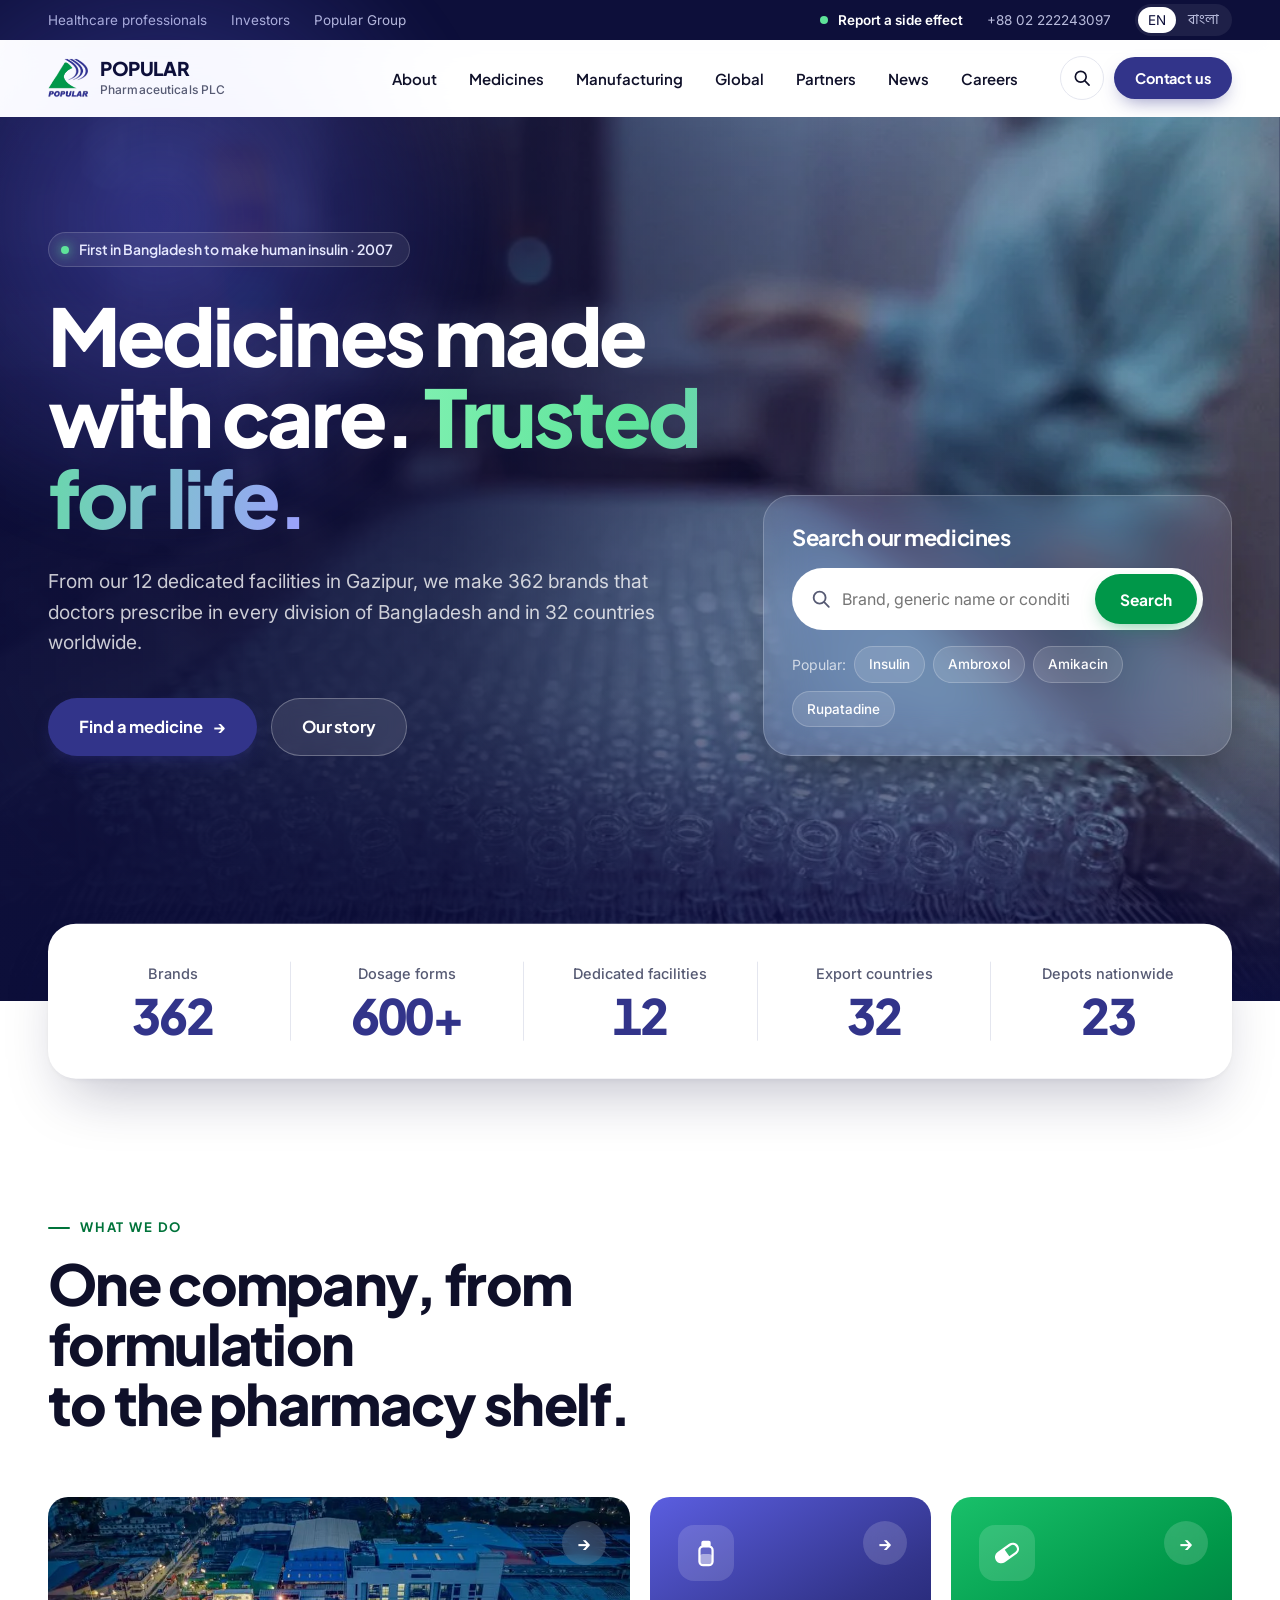
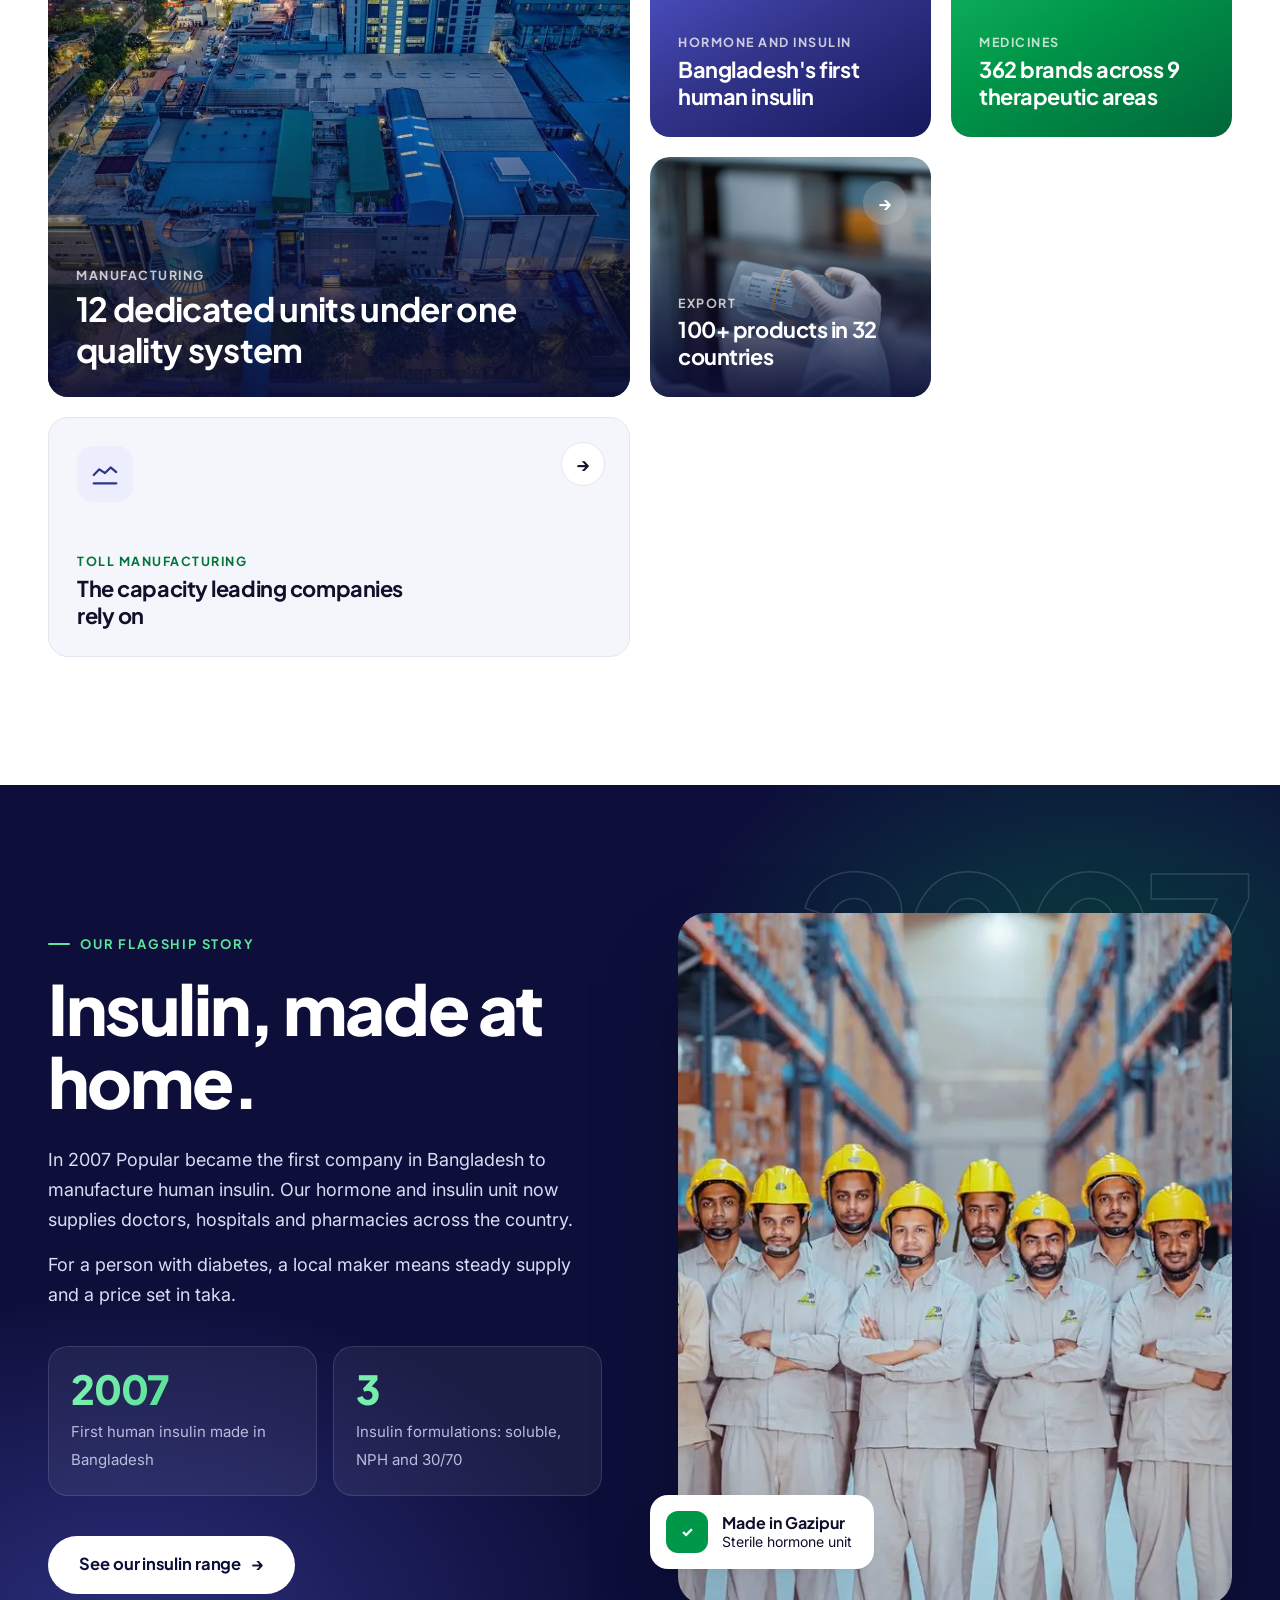
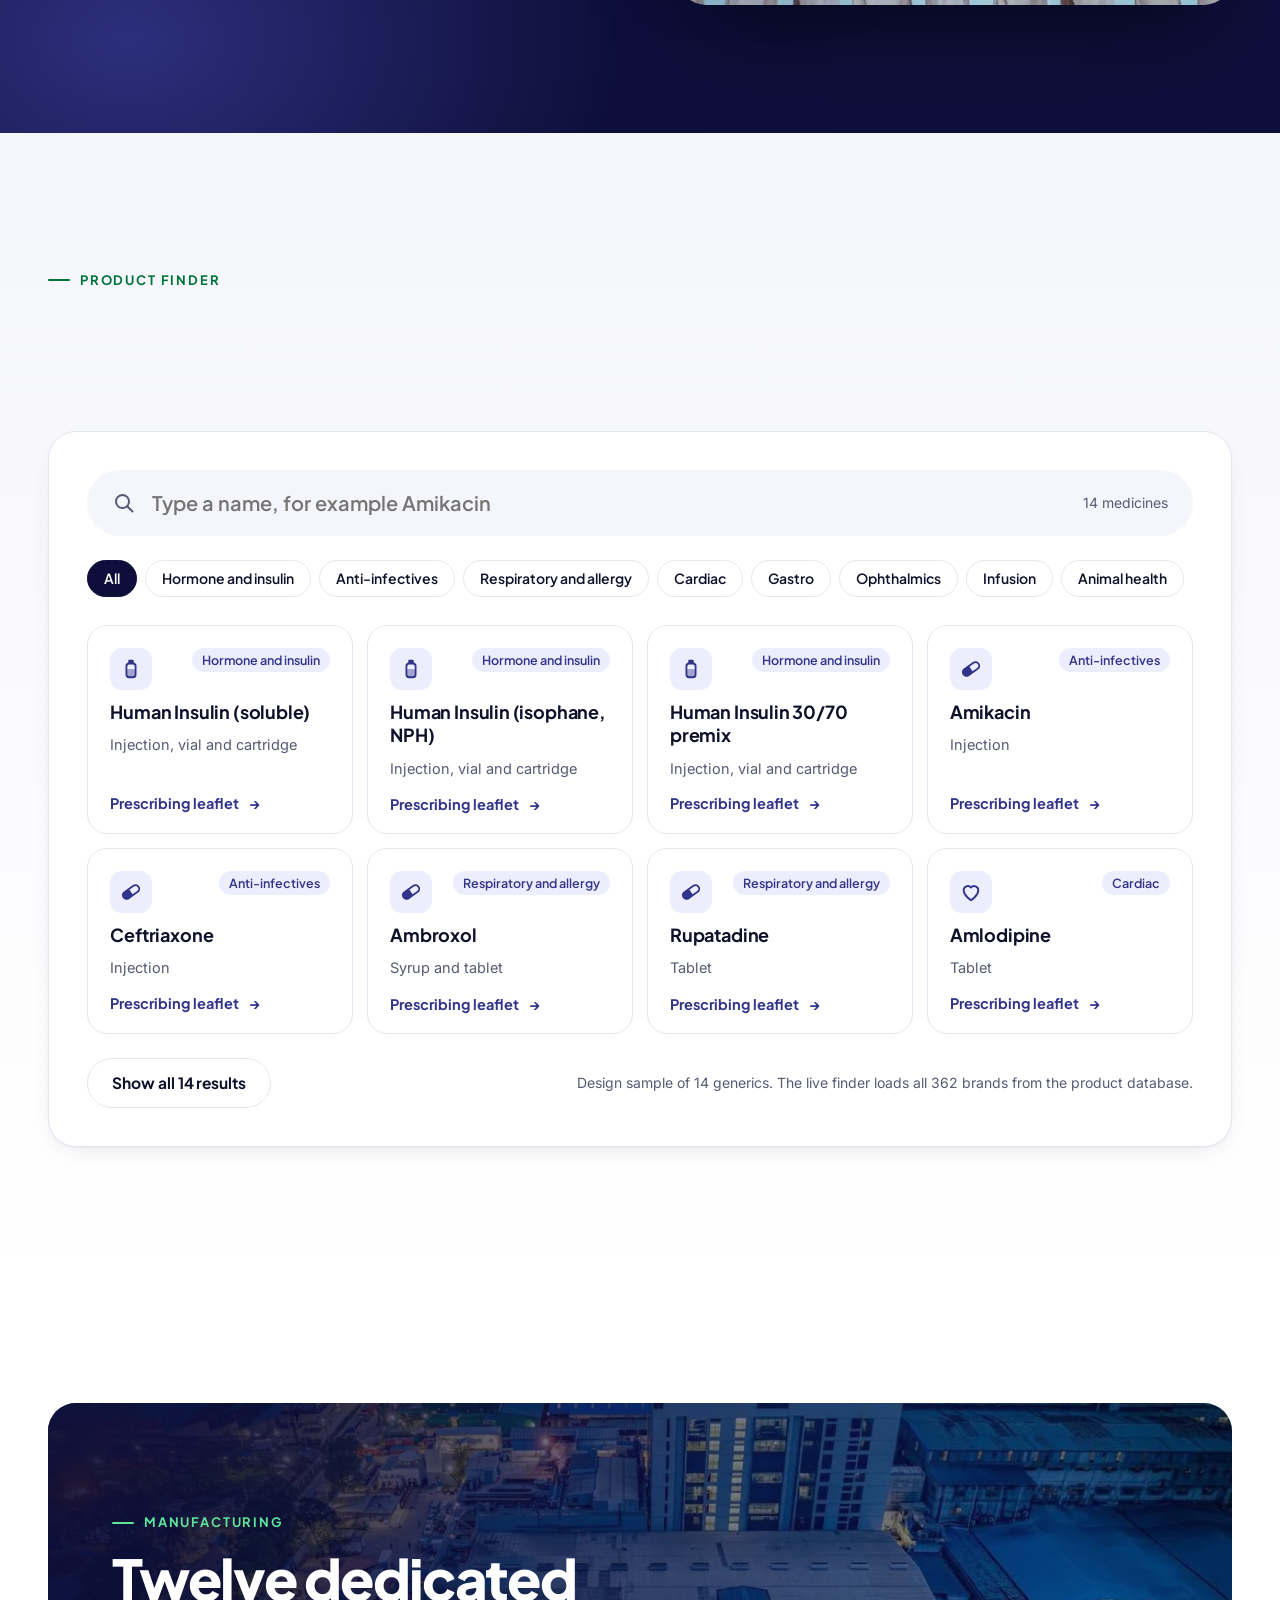
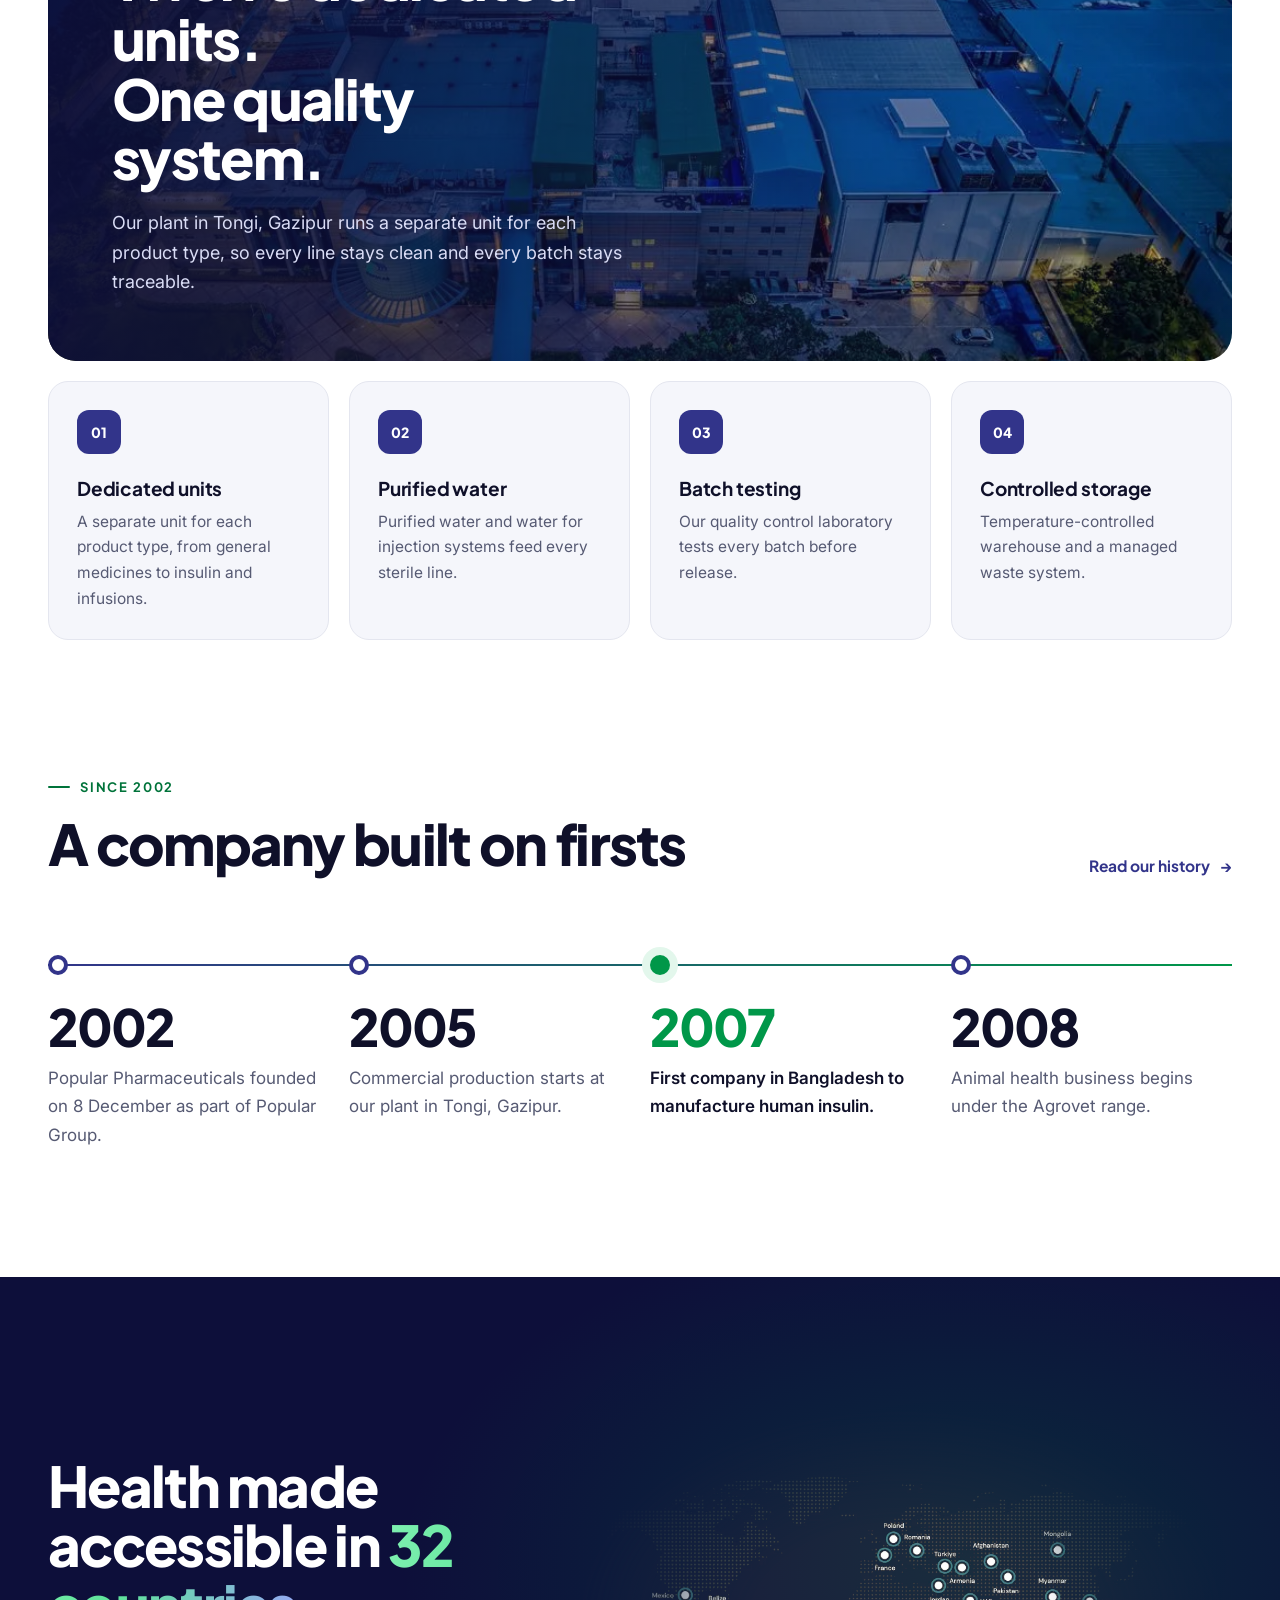
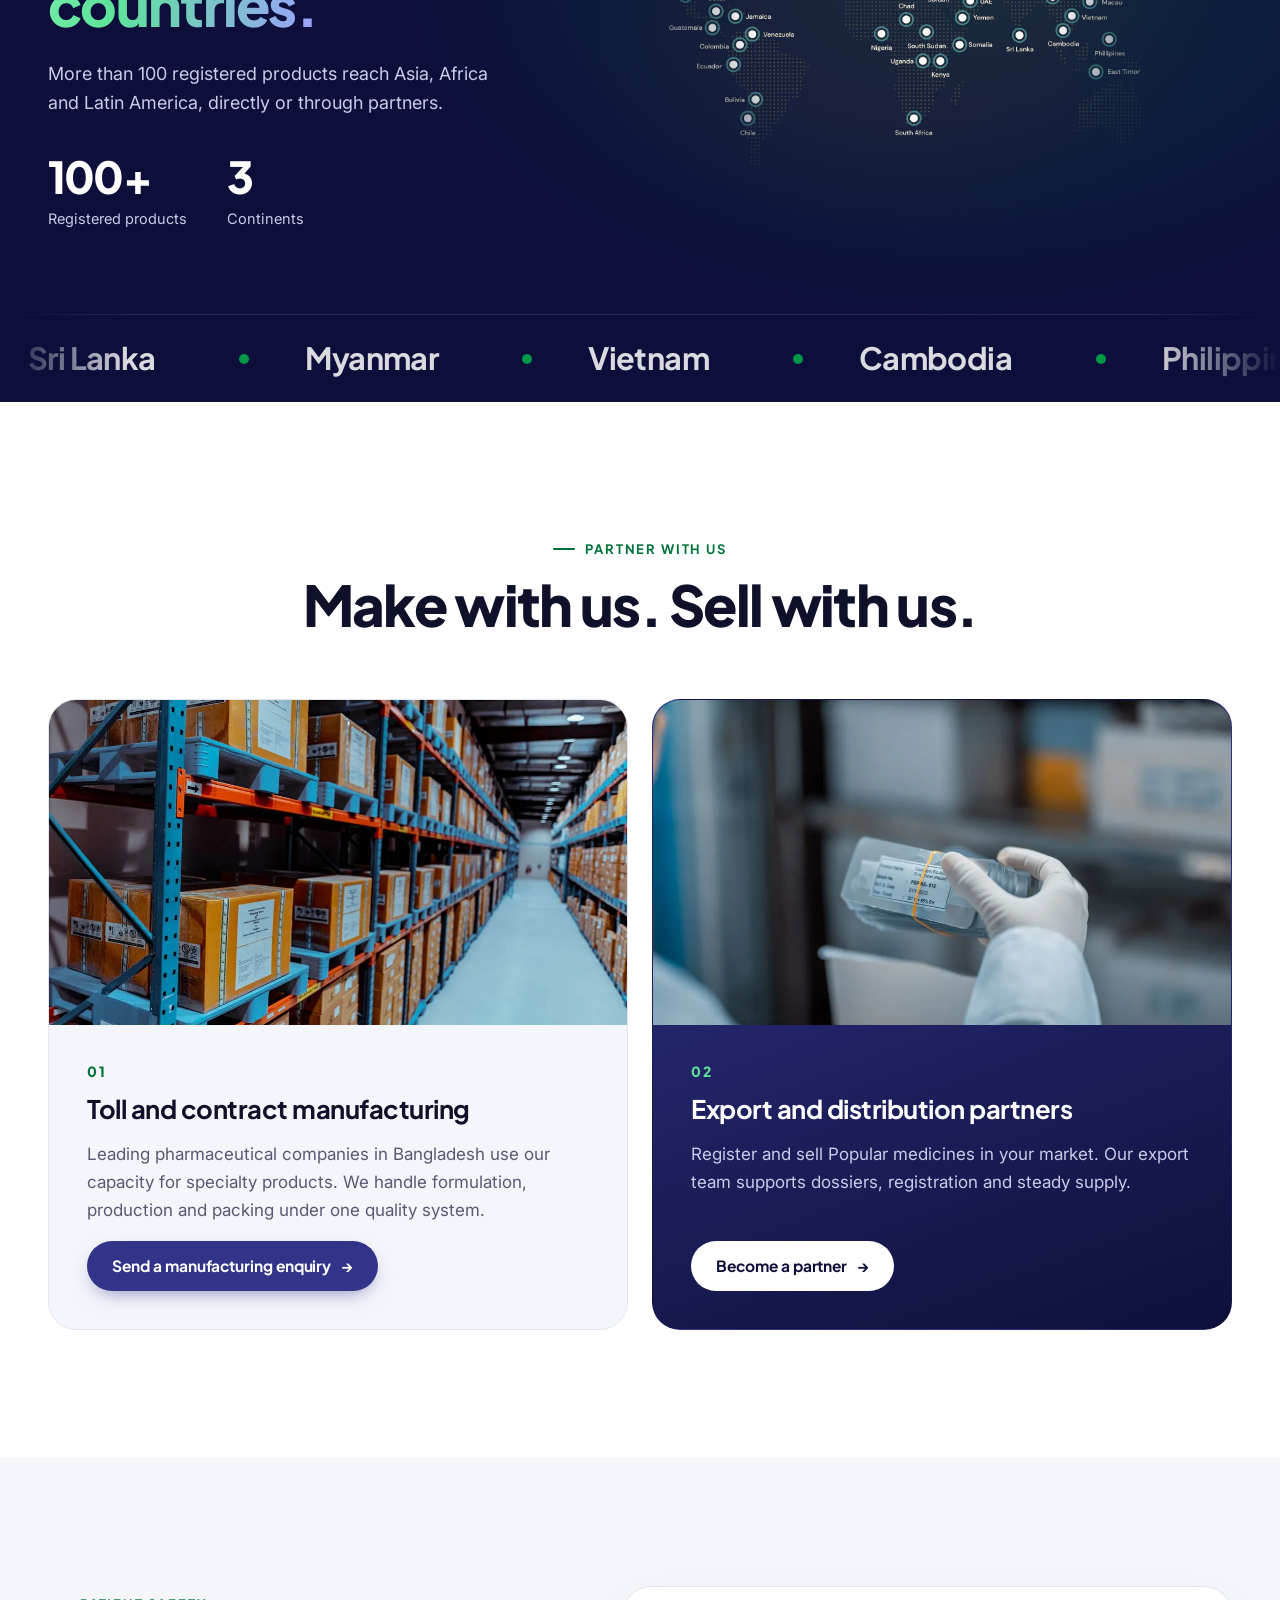
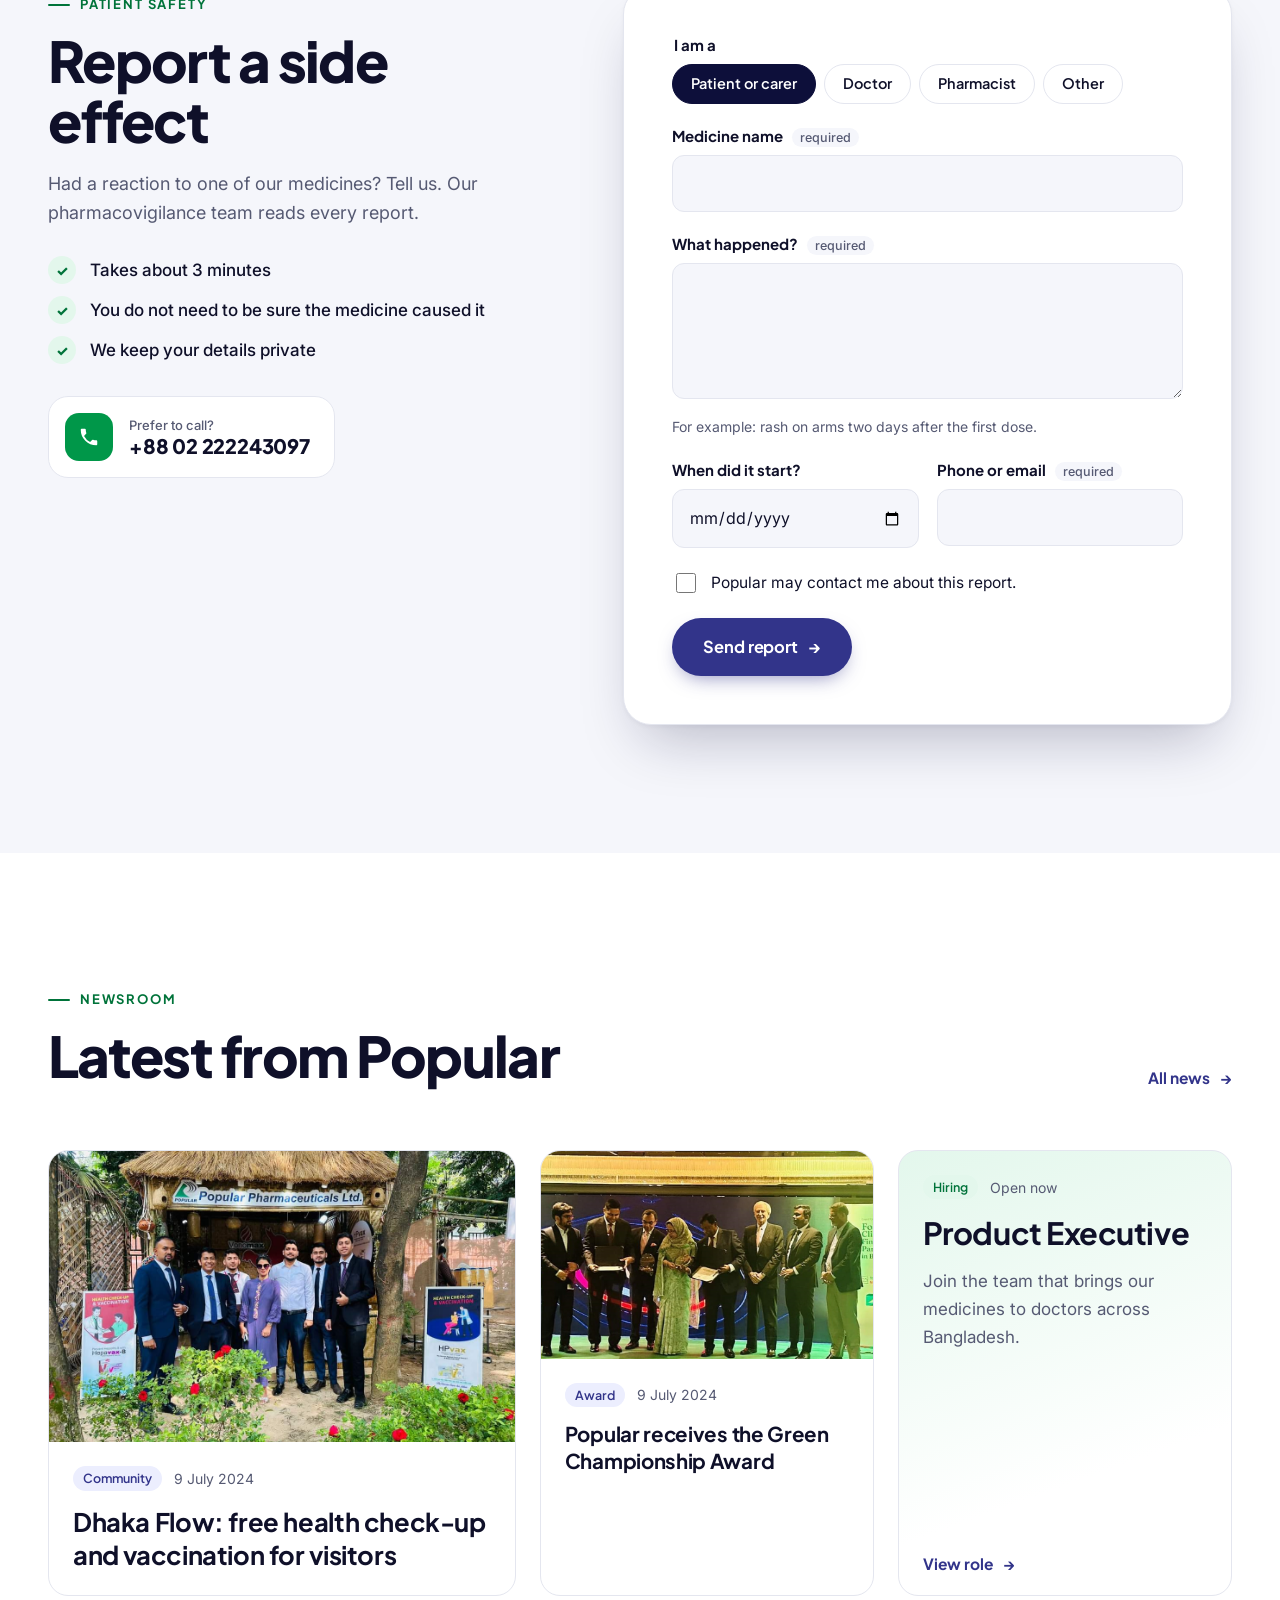
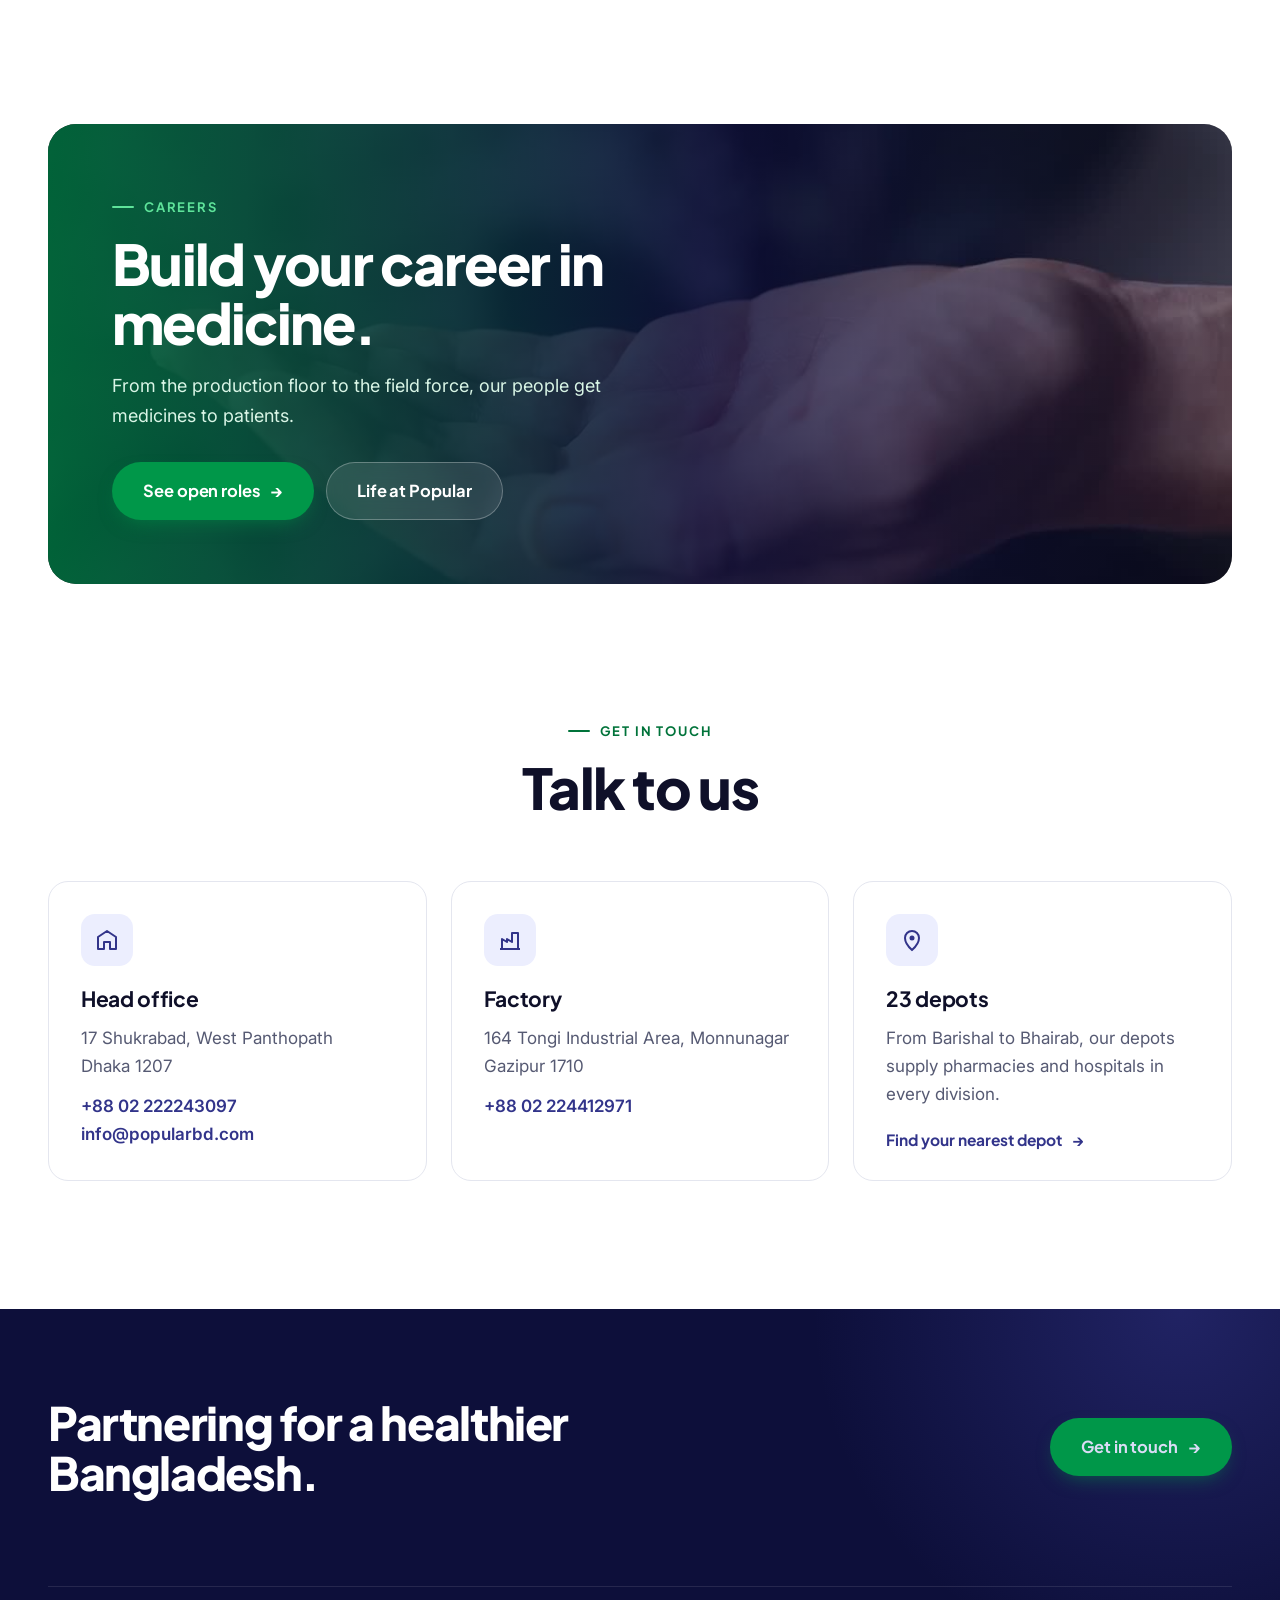
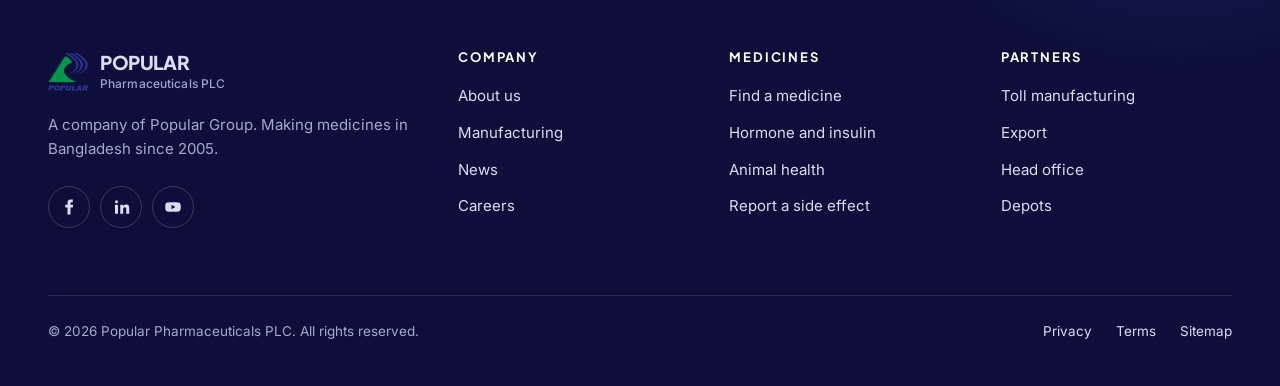
<file: index.html>
<!DOCTYPE html>
<html lang="en-GB">
<head>
<meta charset="utf-8">
<meta name="viewport" content="width=device-width, initial-scale=1">
<title>Popular Pharmaceuticals PLC | We care for life</title>
<meta name="description" content="Popular Pharmaceuticals PLC made Bangladesh's first human insulin in 2007. 362 brands, 12 dedicated facilities, 32 export countries.">
<meta name="theme-color" content="#0d0f3a">
<link rel="icon" href="images/logo.webp">
<link rel="preconnect" href="https://fonts.googleapis.com">
<link rel="preconnect" href="https://fonts.gstatic.com" crossorigin>
<link href="https://fonts.googleapis.com/css2?family=Plus+Jakarta+Sans:wght@500;600;700;800&family=Inter:wght@400;500;600&family=Hind+Siliguri:wght@500&display=swap" rel="stylesheet">
<link rel="stylesheet" href="styles.css">
</head>
<body>
<a class="skip" href="#main">Skip to content</a>

<!-- ============ UTILITY BAR ============ -->
<div class="utility">
  <div class="wrap utility__in">
    <ul class="utility__left" aria-label="Audiences">
      <li><a href="#">Healthcare professionals</a></li>
      <li><a href="#">Investors</a></li>
      <li><a href="#">Popular Group</a></li>
    </ul>
    <ul class="utility__right">
      <li><a class="utility__report" href="#report"><span class="pulse" aria-hidden="true"></span>Report a side effect</a></li>
      <li class="hide-sm"><a href="tel:+8802222243097">+88 02 222243097</a></li>
      <li class="lang" aria-label="Language">
        <a href="#" aria-current="true" lang="en">EN</a>
        <a href="#" lang="bn" class="bn">বাংলা</a>
      </li>
    </ul>
  </div>
</div>

<!-- ============ HEADER ============ -->
<header class="site-header" id="top">
  <div class="wrap header__in">
    <a class="brand" href="#top" aria-label="Popular Pharmaceuticals PLC, home">
      <img src="images/logo.webp" alt="" width="40" height="42">
      <span class="brand__name">Popular<span>Pharmaceuticals PLC</span></span>
    </a>
    <nav class="nav" id="nav" aria-label="Main">
      <ul>
        <li><a href="#about">About</a></li>
        <li><a href="#medicines">Medicines</a></li>
        <li><a href="#manufacturing">Manufacturing</a></li>
        <li><a href="#global">Global</a></li>
        <li><a href="#partners">Partners</a></li>
        <li><a href="#news">News</a></li>
        <li><a href="#careers">Careers</a></li>
      </ul>
      <div class="nav__mobile-extra">
        <a class="btn btn--primary" href="#report">Report a side effect <span class="arr" aria-hidden="true">→</span></a>
        <a class="nav__tel" href="tel:+8802222243097">Call +88 02 222243097</a>
      </div>
    </nav>
    <div class="header__actions">
      <a class="icon-btn" href="#medicines" aria-label="Search medicines">
        <svg width="20" height="20" viewBox="0 0 24 24" aria-hidden="true"><circle cx="10.5" cy="10.5" r="6.5" fill="none" stroke="currentColor" stroke-width="2"/><path d="m15.5 15.5 5 5" stroke="currentColor" stroke-width="2" stroke-linecap="round"/></svg>
      </a>
      <a class="btn btn--primary btn--sm hide-sm" href="#contact">Contact us</a>
      <button class="menu-btn" aria-expanded="false" aria-controls="nav">
        <span class="menu-btn__bars" aria-hidden="true"></span><span class="menu-btn__label">Menu</span>
      </button>
    </div>
  </div>
</header>

<main id="main">

  <!-- ============ HERO: full-bleed photo, deep gradient, glass search ============ -->
  <section class="hero" aria-labelledby="hero-title">
    <div class="hero__bg" aria-hidden="true">
      <img src="images/toll.webp" alt="" width="1080" height="718" fetchpriority="high">
    </div>
    <div class="hero__glow" aria-hidden="true"></div>
    <div class="wrap hero__in">
      <div class="hero__text">
        <p class="chip reveal"><span class="chip__dot" aria-hidden="true"></span>First in Bangladesh to make human insulin · 2007</p>
        <h1 id="hero-title" class="display reveal">Medicines made with care. <span class="grad">Trusted for life.</span></h1>
        <p class="lede reveal">From our 12 dedicated facilities in Gazipur, we make 362 brands that doctors prescribe in every division of Bangladesh and in 32 countries worldwide.</p>
        <div class="hero__ctas reveal">
          <a class="btn btn--primary btn--lg" href="#medicines">Find a medicine <span class="arr" aria-hidden="true">→</span></a>
          <a class="btn btn--glass btn--lg" href="#about">Our story</a>
        </div>
      </div>

      <form class="search-card reveal" role="search" action="#medicines" data-quick-search>
        <label for="qs" class="search-card__label">Search our medicines</label>
        <div class="search-card__field">
          <svg width="22" height="22" viewBox="0 0 24 24" aria-hidden="true"><circle cx="10.5" cy="10.5" r="6.5" fill="none" stroke="currentColor" stroke-width="2"/><path d="m15.5 15.5 5 5" stroke="currentColor" stroke-width="2" stroke-linecap="round"/></svg>
          <input id="qs" name="q" type="search" placeholder="Brand, generic name or condition" autocomplete="off">
          <button class="btn btn--green" type="submit">Search</button>
        </div>
        <p class="search-card__hint"><span>Popular:</span>
          <button type="button" class="pill" data-fill="Insulin">Insulin</button>
          <button type="button" class="pill" data-fill="Ambroxol">Ambroxol</button>
          <button type="button" class="pill" data-fill="Amikacin">Amikacin</button>
          <button type="button" class="pill" data-fill="Rupatadine">Rupatadine</button>
        </p>
      </form>
    </div>

    <!-- Stats overlap the hero edge -->
    <div class="wrap">
      <dl class="stats reveal" aria-label="Popular in numbers">
        <div><dd><span data-count="362">362</span></dd><dt>Brands</dt></div>
        <div><dd><span data-count="600">600</span>+</dd><dt>Dosage forms</dt></div>
        <div><dd><span data-count="12">12</span></dd><dt>Dedicated facilities</dt></div>
        <div><dd><span data-count="32">32</span></dd><dt>Export countries</dt></div>
        <div><dd><span data-count="23">23</span></dd><dt>Depots nationwide</dt></div>
      </dl>
    </div>
  </section>

  <!-- ============ WHAT WE DO: bento grid ============ -->
  <section class="bento-sec" id="about" aria-labelledby="about-title">
    <div class="wrap">
      <div class="section-head">
        <p class="eyebrow reveal">What we do</p>
        <h2 id="about-title" class="h2 reveal">One company, from formulation <br class="hide-md">to the pharmacy shelf.</h2>
      </div>

      <div class="bento">
        <a class="tile tile--photo tile--xl reveal" href="#manufacturing">
          <img src="images/factory.webp" alt="" width="1080" height="737" loading="lazy">
          <div class="tile__body">
            <span class="tile__kicker">Manufacturing</span>
            <h3>12 dedicated units under one quality system</h3>
            <span class="tile__go" aria-hidden="true">→</span>
          </div>
        </a>
        <a class="tile tile--blue reveal" href="#insulin">
          <span class="tile__icon" aria-hidden="true">
            <svg viewBox="0 0 32 32"><rect x="11" y="3" width="10" height="6" rx="2" fill="currentColor"/><rect x="9" y="9" width="14" height="20" rx="4" fill="none" stroke="currentColor" stroke-width="2.4"/><rect x="9" y="17" width="14" height="12" rx="4" fill="currentColor" opacity=".45"/></svg>
          </span>
          <span class="tile__kicker">Hormone and insulin</span>
          <h3>Bangladesh's first human insulin</h3>
          <span class="tile__go" aria-hidden="true">→</span>
        </a>
        <a class="tile tile--green reveal" href="#medicines">
          <span class="tile__icon" aria-hidden="true">
            <svg viewBox="0 0 32 32"><g transform="rotate(-35 16 16)"><rect x="3" y="10.5" width="26" height="11" rx="5.5" fill="none" stroke="currentColor" stroke-width="2.4"/><path d="M8.5 10.5H16v11H8.5a5.5 5.5 0 0 1 0-11z" fill="currentColor"/></g></svg>
          </span>
          <span class="tile__kicker">Medicines</span>
          <h3>362 brands across 9 therapeutic areas</h3>
          <span class="tile__go" aria-hidden="true">→</span>
        </a>
        <a class="tile tile--photo reveal" href="#global">
          <img src="images/export.webp" alt="" width="1080" height="721" loading="lazy">
          <div class="tile__body">
            <span class="tile__kicker">Export</span>
            <h3>100+ products in 32 countries</h3>
            <span class="tile__go" aria-hidden="true">→</span>
          </div>
        </a>
        <a class="tile tile--soft reveal" href="#partners">
          <span class="tile__icon" aria-hidden="true">
            <svg viewBox="0 0 32 32"><path d="M4 17l6-6 6 4 6-6 6 5" fill="none" stroke="currentColor" stroke-width="2.4" stroke-linecap="round" stroke-linejoin="round"/><path d="M4 26h24" stroke="currentColor" stroke-width="2.4" stroke-linecap="round"/></svg>
          </span>
          <span class="tile__kicker">Toll manufacturing</span>
          <h3>The capacity leading companies rely on</h3>
          <span class="tile__go" aria-hidden="true">→</span>
        </a>
      </div>
    </div>
  </section>

  <!-- ============ INSULIN STORY ============ -->
  <section class="story" id="insulin" aria-labelledby="story-title">
    <div class="story__mesh" aria-hidden="true"></div>
    <div class="wrap story__grid">
      <div class="story__text">
        <p class="eyebrow eyebrow--light reveal">Our flagship story</p>
        <h2 id="story-title" class="h2 reveal">Insulin, made at home.</h2>
        <p class="reveal">In 2007 Popular became the first company in Bangladesh to manufacture human insulin. Our hormone and insulin unit now supplies doctors, hospitals and pharmacies across the country.</p>
        <p class="reveal">For a person with diabetes, a local maker means steady supply and a price set in taka.</p>
        <div class="story__facts reveal">
          <div><b>2007</b><span>First human insulin made in Bangladesh</span></div>
          <div><b>3</b><span>Insulin formulations: soluble, NPH and 30/70</span></div>
        </div>
        <a class="btn btn--light btn--lg reveal" href="#medicines" data-filter-class="Hormone and insulin">See our insulin range <span class="arr" aria-hidden="true">→</span></a>
      </div>
      <figure class="story__media reveal">
        <div class="story__year" aria-hidden="true">2007</div>
        <img src="images/distribution.webp" alt="Popular team members in uniforms standing between stocked racks" width="1080" height="718" loading="lazy">
        <figcaption class="float-card">
          <span class="float-card__icon" aria-hidden="true">✓</span>
          <span><b>Made in Gazipur</b><br>Sterile hormone unit</span>
        </figcaption>
      </figure>
    </div>
  </section>

  <!-- ============ PRODUCT FINDER ============ -->
  <section class="finder" id="medicines" aria-labelledby="finder-title">
    <div class="wrap">
      <div class="section-head section-head--row">
        <div>
          <p class="eyebrow reveal">Product finder</p>
          <h2 id="finder-title" class="h2 reveal">Find a medicine</h2>
        </div>
        <p class="reveal">Search by brand, generic name or therapeutic area. Each medicine has a page with its prescribing leaflet.</p>
      </div>

      <div class="finder__panel reveal">
        <div class="finder__search">
          <label for="fq" class="sr-only">Search medicines</label>
          <svg width="24" height="24" viewBox="0 0 24 24" aria-hidden="true"><circle cx="10.5" cy="10.5" r="6.5" fill="none" stroke="currentColor" stroke-width="2"/><path d="m15.5 15.5 5 5" stroke="currentColor" stroke-width="2" stroke-linecap="round"/></svg>
          <input id="fq" type="search" placeholder="Type a name, for example Amikacin" autocomplete="off">
          <span class="finder__count" id="finder-count" aria-live="polite"></span>
        </div>

        <div class="areas" role="group" aria-label="Therapeutic areas">
          <button type="button" data-area="All" aria-pressed="true">All</button>
          <button type="button" data-area="Hormone and insulin" aria-pressed="false">Hormone and insulin</button>
          <button type="button" data-area="Anti-infectives" aria-pressed="false">Anti-infectives</button>
          <button type="button" data-area="Respiratory and allergy" aria-pressed="false">Respiratory and allergy</button>
          <button type="button" data-area="Cardiac" aria-pressed="false">Cardiac</button>
          <button type="button" data-area="Gastro" aria-pressed="false">Gastro</button>
          <button type="button" data-area="Ophthalmics" aria-pressed="false">Ophthalmics</button>
          <button type="button" data-area="Infusion" aria-pressed="false">Infusion</button>
          <button type="button" data-area="Animal health" aria-pressed="false">Animal health</button>
        </div>

        <ul class="med-grid" id="finder-body"></ul>
        <div class="finder__foot">
          <button type="button" class="btn btn--outline" id="finder-more" hidden>Show all results</button>
          <p class="note">Design sample of 14 generics. The live finder loads all 362 brands from the product database.</p>
        </div>
      </div>
    </div>
  </section>

  <!-- ============ MANUFACTURING ============ -->
  <section class="mfg" id="manufacturing" aria-labelledby="mfg-title">
    <div class="wrap">
      <figure class="mfg__hero reveal-img">
        <img src="images/factory.webp" alt="Aerial view at dusk of the Popular Pharmaceuticals plant in Tongi Industrial Area, Gazipur" width="1080" height="737" loading="lazy">
        <figcaption class="mfg__caption">
          <p class="eyebrow eyebrow--light">Manufacturing</p>
          <h2 id="mfg-title" class="h2">Twelve dedicated units. <br class="hide-md">One quality system.</h2>
          <p>Our plant in Tongi, Gazipur runs a separate unit for each product type, so every line stays clean and every batch stays traceable.</p>
        </figcaption>
      </figure>

      <ol class="features">
        <li class="feature reveal">
          <span class="feature__num">01</span>
          <h3>Dedicated units</h3>
          <p>A separate unit for each product type, from general medicines to insulin and infusions.</p>
        </li>
        <li class="feature reveal">
          <span class="feature__num">02</span>
          <h3>Purified water</h3>
          <p>Purified water and water for injection systems feed every sterile line.</p>
        </li>
        <li class="feature reveal">
          <span class="feature__num">03</span>
          <h3>Batch testing</h3>
          <p>Our quality control laboratory tests every batch before release.</p>
        </li>
        <li class="feature reveal">
          <span class="feature__num">04</span>
          <h3>Controlled storage</h3>
          <p>Temperature-controlled warehouse and a managed waste system.</p>
        </li>
      </ol>
    </div>
  </section>

  <!-- ============ TIMELINE ============ -->
  <section class="timeline" aria-labelledby="tl-title">
    <div class="wrap">
      <div class="section-head section-head--row">
        <div>
          <p class="eyebrow reveal">Since 2002</p>
          <h2 id="tl-title" class="h2 reveal">A company built on firsts</h2>
        </div>
        <a class="textlink reveal" href="#">Read our history <span class="arr" aria-hidden="true">→</span></a>
      </div>
      <ol class="timeline__list">
        <li class="reveal"><span class="yr">2002</span><p>Popular Pharmaceuticals founded on 8 December as part of Popular Group.</p></li>
        <li class="reveal"><span class="yr">2005</span><p>Commercial production starts at our plant in Tongi, Gazipur.</p></li>
        <li class="reveal is-key"><span class="yr">2007</span><p>First company in Bangladesh to manufacture human insulin.</p></li>
        <li class="reveal"><span class="yr">2008</span><p>Animal health business begins under the Agrovet range.</p></li>
      </ol>
    </div>
  </section>

  <!-- ============ GLOBAL PRESENCE ============ -->
  <section class="global" id="global" aria-labelledby="global-title">
    <div class="wrap global__grid">
      <div class="global__text">
        <p class="eyebrow eyebrow--light reveal">Global presence</p>
        <h2 id="global-title" class="h2 reveal">Health made accessible in <span class="grad">32 countries.</span></h2>
        <p class="reveal">More than 100 registered products reach Asia, Africa and Latin America, directly or through partners.</p>
        <div class="global__nums reveal">
          <div><b>100+</b><span>Registered products</span></div>
          <div><b>3</b><span>Continents</span></div>
        </div>
      </div>
      <figure class="global__map reveal">
        <img src="images/global-map.webp" alt="Dotted world map with markers on the 32 countries where Popular medicines are sold" width="1920" height="1256" loading="lazy">
      </figure>
    </div>
    <div class="marquee" aria-label="Some of our export markets">
      <ul class="marquee__track">
        <li>Sri Lanka</li><li>Myanmar</li><li>Vietnam</li><li>Cambodia</li><li>Philippines</li><li>Afghanistan</li><li>Yemen</li><li>Kenya</li><li>Uganda</li><li>Nigeria</li><li>Guatemala</li><li>Bolivia</li>
      </ul>
    </div>
  </section>

  <!-- ============ PARTNERS ============ -->
  <section class="partners" id="partners" aria-labelledby="partners-title">
    <div class="wrap">
      <div class="section-head section-head--center">
        <p class="eyebrow reveal">Partner with us</p>
        <h2 id="partners-title" class="h2 reveal">Make with us. Sell with us.</h2>
      </div>
      <div class="pcards">
        <article class="pcard reveal">
          <div class="pcard__media"><img src="images/depots.webp" alt="Warehouse aisle with labelled cartons stacked on racks" width="1080" height="721" loading="lazy"></div>
          <div class="pcard__body">
            <span class="pcard__num">01</span>
            <h3 class="h3">Toll and contract manufacturing</h3>
            <p>Leading pharmaceutical companies in Bangladesh use our capacity for specialty products. We handle formulation, production and packing under one quality system.</p>
            <a class="btn btn--primary" href="#contact">Send a manufacturing enquiry <span class="arr" aria-hidden="true">→</span></a>
          </div>
        </article>
        <article class="pcard pcard--dark reveal">
          <div class="pcard__media"><img src="images/export.webp" alt="A gloved hand lifts a sealed pack of medicine from a storage rack" width="1080" height="721" loading="lazy"></div>
          <div class="pcard__body">
            <span class="pcard__num">02</span>
            <h3 class="h3">Export and distribution partners</h3>
            <p>Register and sell Popular medicines in your market. Our export team supports dossiers, registration and steady supply.</p>
            <a class="btn btn--light" href="#contact">Become a partner <span class="arr" aria-hidden="true">→</span></a>
          </div>
        </article>
      </div>
    </div>
  </section>

  <!-- ============ SIDE EFFECT REPORT ============ -->
  <section class="report" id="report" aria-labelledby="report-title">
    <div class="wrap report__grid">
      <div class="report__intro">
        <p class="eyebrow reveal">Patient safety</p>
        <h2 id="report-title" class="h2 reveal">Report a side effect</h2>
        <p class="reveal">Had a reaction to one of our medicines? Tell us. Our pharmacovigilance team reads every report.</p>
        <ul class="ticks reveal">
          <li>Takes about 3 minutes</li>
          <li>You do not need to be sure the medicine caused it</li>
          <li>We keep your details private</li>
        </ul>
        <a class="call-card reveal" href="tel:+8802222243097">
          <span class="call-card__icon" aria-hidden="true">
            <svg width="22" height="22" viewBox="0 0 24 24"><path d="M6.6 10.8a15.1 15.1 0 0 0 6.6 6.6l2.2-2.2a1 1 0 0 1 1-.25 11.4 11.4 0 0 0 3.6.57 1 1 0 0 1 1 1V20a1 1 0 0 1-1 1A17 17 0 0 1 3 4a1 1 0 0 1 1-1h3.5a1 1 0 0 1 1 1c0 1.25.2 2.45.57 3.57a1 1 0 0 1-.25 1z" fill="currentColor"/></svg>
          </span>
          <span><small>Prefer to call?</small>+88 02 222243097</span>
        </a>
      </div>

      <form class="form reveal" id="report-form" novalidate>
        <fieldset>
          <legend>I am a</legend>
          <div class="seg">
            <label><input type="radio" name="role" value="patient" checked><span>Patient or carer</span></label>
            <label><input type="radio" name="role" value="doctor"><span>Doctor</span></label>
            <label><input type="radio" name="role" value="pharmacist"><span>Pharmacist</span></label>
            <label><input type="radio" name="role" value="other"><span>Other</span></label>
          </div>
        </fieldset>

        <div class="field">
          <label for="r-med">Medicine name <span class="req">required</span></label>
          <input id="r-med" name="medicine" type="text" required aria-describedby="r-med-err" list="med-list">
          <p class="err" id="r-med-err" hidden>Enter the name on the pack.</p>
        </div>

        <div class="field">
          <label for="r-what">What happened? <span class="req">required</span></label>
          <textarea id="r-what" name="what" rows="4" required aria-describedby="r-what-hint r-what-err"></textarea>
          <p class="hint" id="r-what-hint">For example: rash on arms two days after the first dose.</p>
          <p class="err" id="r-what-err" hidden>Tell us briefly what happened.</p>
        </div>

        <div class="field-row">
          <div class="field">
            <label for="r-date">When did it start?</label>
            <input id="r-date" name="date" type="date">
          </div>
          <div class="field">
            <label for="r-contact">Phone or email <span class="req">required</span></label>
            <input id="r-contact" name="contact" type="text" required autocomplete="email" aria-describedby="r-contact-err">
            <p class="err" id="r-contact-err" hidden>We need a way to reach you if we have a question.</p>
          </div>
        </div>

        <label class="check"><input type="checkbox" name="ok" id="r-ok"> <span>Popular may contact me about this report.</span></label>

        <button class="btn btn--primary btn--lg" type="submit">Send report <span class="arr" aria-hidden="true">→</span></button>
        <div class="form__done" id="report-done" role="status" tabindex="-1" hidden></div>
      </form>
      <datalist id="med-list"></datalist>
    </div>
  </section>

  <!-- ============ NEWS ============ -->
  <section class="news" id="news" aria-labelledby="news-title">
    <div class="wrap">
      <div class="section-head section-head--row">
        <div>
          <p class="eyebrow reveal">Newsroom</p>
          <h2 id="news-title" class="h2 reveal">Latest from Popular</h2>
        </div>
        <a class="textlink reveal" href="#">All news <span class="arr" aria-hidden="true">→</span></a>
      </div>
      <div class="news__grid">
        <a class="ncard ncard--lead reveal" href="#">
          <div class="ncard__media"><img src="images/news-dhaka-flow.jpg" alt="" width="1080" height="810" loading="lazy"></div>
          <div class="ncard__body">
            <div class="ncard__meta"><span class="tag">Community</span><time datetime="2024-07-09">9 July 2024</time></div>
            <h3>Dhaka Flow: free health check-up and vaccination for visitors</h3>
          </div>
        </a>
        <a class="ncard reveal" href="#">
          <div class="ncard__media"><img src="images/news-green-award.jpg" alt="" width="924" height="608" loading="lazy"></div>
          <div class="ncard__body">
            <div class="ncard__meta"><span class="tag">Award</span><time datetime="2024-07-09">9 July 2024</time></div>
            <h3>Popular receives the Green Championship Award</h3>
          </div>
        </a>
        <a class="ncard ncard--text reveal" href="#careers">
          <div class="ncard__body">
            <div class="ncard__meta"><span class="tag tag--green">Hiring</span><span>Open now</span></div>
            <h3>Product Executive</h3>
            <p>Join the team that brings our medicines to doctors across Bangladesh.</p>
            <span class="textlink">View role <span class="arr" aria-hidden="true">→</span></span>
          </div>
        </a>
      </div>
    </div>
  </section>

  <!-- ============ CAREERS CTA ============ -->
  <section class="careers" id="careers" aria-labelledby="careers-title">
    <div class="wrap">
      <div class="careers__card reveal">
        <img src="images/hero.jpg" alt="" width="1280" height="720" loading="lazy">
        <div class="careers__body">
          <p class="eyebrow eyebrow--light">Careers</p>
          <h2 id="careers-title" class="h2">Build your career in medicine.</h2>
          <p>From the production floor to the field force, our people get medicines to patients.</p>
          <div class="careers__ctas">
            <a class="btn btn--green btn--lg" href="#">See open roles <span class="arr" aria-hidden="true">→</span></a>
            <a class="btn btn--glass btn--lg" href="#">Life at Popular</a>
          </div>
        </div>
      </div>
    </div>
  </section>

  <!-- ============ CONTACT ============ -->
  <section class="contact" id="contact" aria-labelledby="contact-title">
    <div class="wrap">
      <div class="section-head section-head--center">
        <p class="eyebrow reveal">Get in touch</p>
        <h2 id="contact-title" class="h2 reveal">Talk to us</h2>
      </div>
      <div class="contact__grid">
        <div class="ccard reveal">
          <span class="ccard__icon" aria-hidden="true"><svg viewBox="0 0 24 24" width="24" height="24"><path d="M3 21V9l9-6 9 6v12h-6v-7H9v7z" fill="none" stroke="currentColor" stroke-width="2" stroke-linejoin="round"/></svg></span>
          <h3>Head office</h3>
          <p>17 Shukrabad, West Panthopath<br>Dhaka 1207</p>
          <p><a href="tel:+8802222243097">+88 02 222243097</a><br><a href="mailto:info@popularbd.com">info@popularbd.com</a></p>
        </div>
        <div class="ccard reveal">
          <span class="ccard__icon" aria-hidden="true"><svg viewBox="0 0 24 24" width="24" height="24"><path d="M2 21h20M4 21V11l5 3V11l5 3V5h6v16" fill="none" stroke="currentColor" stroke-width="2" stroke-linejoin="round"/></svg></span>
          <h3>Factory</h3>
          <p>164 Tongi Industrial Area, Monnunagar<br>Gazipur 1710</p>
          <p><a href="tel:+8802224412971">+88 02 224412971</a></p>
        </div>
        <div class="ccard reveal">
          <span class="ccard__icon" aria-hidden="true"><svg viewBox="0 0 24 24" width="24" height="24"><path d="M12 22s7-6.2 7-12a7 7 0 1 0-14 0c0 5.8 7 12 7 12z" fill="none" stroke="currentColor" stroke-width="2"/><circle cx="12" cy="10" r="2.5" fill="currentColor"/></svg></span>
          <h3>23 depots</h3>
          <p>From Barishal to Bhairab, our depots supply pharmacies and hospitals in every division.</p>
          <a class="textlink" href="#">Find your nearest depot <span class="arr" aria-hidden="true">→</span></a>
        </div>
      </div>
    </div>
  </section>
</main>

<!-- ============ FOOTER ============ -->
<footer class="footer">
  <div class="wrap">
    <div class="footer__cta">
      <h2>Partnering for a healthier Bangladesh.</h2>
      <a class="btn btn--green btn--lg" href="#contact">Get in touch <span class="arr" aria-hidden="true">→</span></a>
    </div>
    <div class="footer__grid">
      <div class="footer__brand">
        <a class="brand brand--light" href="#top">
          <img src="images/logo.webp" alt="" width="40" height="42">
          <span class="brand__name">Popular<span>Pharmaceuticals PLC</span></span>
        </a>
        <p>A company of Popular Group. Making medicines in Bangladesh since 2005.</p>
        <div class="socials">
          <a href="https://www.facebook.com/pplbd/" aria-label="Facebook"><svg width="18" height="18" viewBox="0 0 24 24"><path d="M14 9V7c0-1 .5-1.5 1.5-1.5H17V2h-3c-3 0-4 2-4 4.5V9H7v3.5h3V22h4v-9.5h3l.5-3.5z" fill="currentColor"/></svg></a>
          <a href="#" aria-label="LinkedIn"><svg width="18" height="18" viewBox="0 0 24 24"><path d="M4 9h4v12H4zM6 3a2 2 0 1 1 0 4 2 2 0 0 1 0-4zm5 6h3.8v1.7c.5-1 1.9-2 3.9-2 4 0 4.3 2.6 4.3 6V21h-4v-5.6c0-1.4 0-3.1-1.9-3.1s-2.2 1.5-2.2 3V21H11z" fill="currentColor"/></svg></a>
          <a href="#" aria-label="YouTube"><svg width="18" height="18" viewBox="0 0 24 24"><path d="M22 8.2a3 3 0 0 0-2.1-2.1C18 5.6 12 5.6 12 5.6s-6 0-7.9.5A3 3 0 0 0 2 8.2 31 31 0 0 0 1.6 12 31 31 0 0 0 2 15.8a3 3 0 0 0 2.1 2.1c1.9.5 7.9.5 7.9.5s6 0 7.9-.5a3 3 0 0 0 2.1-2.1c.3-1.2.4-2.5.4-3.8s-.1-2.6-.4-3.8zM10 15V9l5.2 3z" fill="currentColor"/></svg></a>
        </div>
      </div>
      <nav aria-label="Company">
        <h2 class="footer__h">Company</h2>
        <ul><li><a href="#about">About us</a></li><li><a href="#manufacturing">Manufacturing</a></li><li><a href="#news">News</a></li><li><a href="#careers">Careers</a></li></ul>
      </nav>
      <nav aria-label="Medicines">
        <h2 class="footer__h">Medicines</h2>
        <ul><li><a href="#medicines">Find a medicine</a></li><li><a href="#insulin">Hormone and insulin</a></li><li><a href="#medicines">Animal health</a></li><li><a href="#report">Report a side effect</a></li></ul>
      </nav>
      <nav aria-label="Partners">
        <h2 class="footer__h">Partners</h2>
        <ul><li><a href="#partners">Toll manufacturing</a></li><li><a href="#global">Export</a></li><li><a href="#contact">Head office</a></li><li><a href="#contact">Depots</a></li></ul>
      </nav>
    </div>
    <div class="footer__base">
      <p>© 2026 Popular Pharmaceuticals PLC. All rights reserved.</p>
      <ul><li><a href="#">Privacy</a></li><li><a href="#">Terms</a></li><li><a href="#">Sitemap</a></li></ul>
    </div>
  </div>
</footer>

<a class="to-top" href="#top" aria-label="Back to top">↑</a>

<script src="main.js" defer></script>
</body>
</html>
</file>
<file: styles.css>
/* Popular Pharmaceuticals PLC — homepage
   Modern corporate pharma: deep navy + brand blue #32348a + brand green #009749.
   Display: Plus Jakarta Sans. Body: Inter. */

:root{
  --navy:#0d0f3a;
  --navy-2:#15185a;
  --blue:#32348a;
  --blue-600:#2a2c78;
  --blue-400:#5b5ee0;
  --blue-100:#eceefe;
  --green:#009749;
  --green-600:#007f3d;
  --green-text:#00733a;
  --green-300:#5ee39a;
  --green-100:#e3f7ec;
  --ink:#0f1029;
  --muted:#565a73;
  --line:#e4e6ef;
  --soft:#f5f6fb;
  --white:#fff;
  --display:"Plus Jakarta Sans", system-ui, -apple-system, "Segoe UI", sans-serif;
  --sans:"Inter", system-ui, -apple-system, "Segoe UI", Roboto, sans-serif;
  --bn:"Hind Siliguri", var(--sans);
  --wrap:1280px;
  --gut:clamp(20px, 4vw, 48px);
  --sec:clamp(80px, 10vw, 140px);
  --r-sm:12px;
  --r:20px;
  --r-lg:28px;
  --shadow:0 1px 2px rgba(13,15,58,.04), 0 8px 24px -8px rgba(13,15,58,.10);
  --shadow-lg:0 2px 4px rgba(13,15,58,.04), 0 30px 60px -20px rgba(13,15,58,.28);
  --ease:cubic-bezier(.2,.7,.2,1);
  --grad:linear-gradient(100deg, #7ef0b0 0%, #5ee39a 40%, #9da0ff 100%);
}

*,*::before,*::after{box-sizing:border-box}
html{scroll-behavior:smooth;scroll-padding-top:84px;-webkit-text-size-adjust:100%}
body{margin:0;font:400 17px/1.65 var(--sans);color:var(--ink);background:var(--white);-webkit-font-smoothing:antialiased;overflow-x:clip}
img{display:block;max-width:100%;height:auto}
a{color:var(--blue)}
a:hover{color:var(--blue-600)}
ul,ol{margin:0;padding:0;list-style:none}
figure{margin:0}
h1,h2,h3,p,dl,dd{margin:0}
button,input,textarea,select{font:inherit;color:inherit}
:focus-visible{outline:3px solid var(--green);outline-offset:3px;border-radius:4px}
::selection{background:var(--green);color:#fff}

.wrap{max-width:var(--wrap);margin:0 auto;padding:0 var(--gut)}
.sr-only{position:absolute;width:1px;height:1px;overflow:hidden;clip:rect(0 0 0 0);white-space:nowrap}
.skip{position:absolute;left:12px;top:-60px;z-index:100;background:var(--blue);color:#fff;padding:10px 16px;border-radius:8px}
.skip:focus{top:12px;color:#fff}

/* ---------- Type ---------- */
.display{font:800 clamp(42px, 6.2vw, 88px)/1.02 var(--display);letter-spacing:-.035em;color:#fff}
.h2{font:800 clamp(34px, 4.4vw, 60px)/1.06 var(--display);letter-spacing:-.03em;color:var(--ink)}
.h3{font:700 clamp(22px, 2vw, 28px)/1.2 var(--display);letter-spacing:-.02em;color:var(--ink)}
.grad{background:var(--grad);-webkit-background-clip:text;background-clip:text;color:transparent}
.lede{font-size:clamp(18px, 1.5vw, 21px);line-height:1.6;color:rgba(255,255,255,.78);max-width:36em}
.eyebrow{display:inline-flex;align-items:center;gap:10px;font:700 13px/1.3 var(--display);letter-spacing:.14em;text-transform:uppercase;color:var(--green-text);margin-bottom:18px}
.eyebrow::before{content:"";width:22px;height:2px;background:currentColor;border-radius:2px}
.eyebrow--light{color:var(--green-300)}
.note{font-size:14px;color:var(--muted)}

/* ---------- Buttons ---------- */
.btn{display:inline-flex;align-items:center;justify-content:center;gap:10px;min-height:50px;padding:0 24px;border-radius:999px;border:1.5px solid transparent;font:700 15.5px/1 var(--display);letter-spacing:-.005em;text-decoration:none;cursor:pointer;white-space:nowrap;transition:background-color .25s, color .25s, border-color .25s, transform .25s var(--ease), box-shadow .25s}
.btn .arr{display:inline-block;transition:transform .3s var(--ease)}
.btn:hover .arr,.textlink:hover .arr{transform:translateX(4px)}
.btn:active{transform:scale(.98)}
.btn--primary{background:var(--blue);color:#fff;box-shadow:0 8px 20px -8px rgba(50,52,138,.6)}
.btn--primary:hover{background:var(--blue-600);color:#fff;box-shadow:0 12px 28px -8px rgba(50,52,138,.7)}
.btn--green{background:var(--green);color:#fff;box-shadow:0 8px 20px -8px rgba(0,151,73,.6)}
.btn--green:hover{background:var(--green-600);color:#fff}
.btn--glass{background:rgba(255,255,255,.10);color:#fff;border-color:rgba(255,255,255,.28);backdrop-filter:blur(10px);-webkit-backdrop-filter:blur(10px)}
.btn--glass:hover{background:rgba(255,255,255,.2);color:#fff}
.btn--light{background:#fff;color:var(--navy)}
.btn--light:hover{background:var(--blue-100);color:var(--navy)}
.btn--outline{border-color:var(--line);color:var(--ink);background:#fff}
.btn--outline:hover{border-color:var(--blue);color:var(--blue)}
.btn--sm{min-height:42px;padding:0 20px;font-size:14.5px}
.btn--lg{min-height:58px;padding:0 30px;font-size:16.5px}
.textlink{font:700 15.5px/1 var(--display);text-decoration:none;display:inline-flex;gap:10px;align-items:center;color:var(--blue)}
.textlink .arr{transition:transform .3s var(--ease)}

/* ---------- Utility bar ---------- */
.utility{background:var(--navy);color:#b9bcdc;font-size:13.5px}
.utility__in{display:flex;justify-content:space-between;align-items:center;min-height:40px;gap:16px}
.utility ul{display:flex;gap:24px;align-items:center}
.utility a{color:#b9bcdc;text-decoration:none;transition:color .2s}
.utility a:hover{color:#fff}
.utility__report{color:#fff !important;font-weight:600;display:inline-flex;align-items:center;gap:10px}
.pulse{width:8px;height:8px;border-radius:50%;background:var(--green-300);box-shadow:0 0 0 0 rgba(94,227,154,.7);animation:pulse 2s infinite}
@keyframes pulse{70%{box-shadow:0 0 0 8px rgba(94,227,154,0)}100%{box-shadow:0 0 0 0 rgba(94,227,154,0)}}
.lang{display:flex;gap:2px !important;background:rgba(255,255,255,.07);border-radius:999px;padding:3px}
.lang a{padding:2px 10px;border-radius:999px}
.lang a[aria-current]{background:#fff;color:var(--navy)}
.bn{font-family:var(--bn)}

/* ---------- Header ---------- */
.site-header{position:sticky;top:0;z-index:50;background:rgba(255,255,255,.82);backdrop-filter:saturate(180%) blur(16px);-webkit-backdrop-filter:saturate(180%) blur(16px);border-bottom:1px solid transparent;transition:border-color .3s, box-shadow .3s}
.site-header.is-scrolled{border-color:var(--line);box-shadow:0 6px 24px -12px rgba(13,15,58,.18)}
.header__in{display:flex;align-items:center;gap:28px;min-height:76px;transition:min-height .3s var(--ease)}
.is-scrolled .header__in{min-height:66px}
.brand{display:flex;align-items:center;gap:12px;text-decoration:none;color:var(--navy);flex:none}
.brand img{width:40px;height:auto}
.brand__name{display:flex;flex-direction:column;font:800 19px/1 var(--display);letter-spacing:-.02em;text-transform:uppercase}
.brand__name span{font:500 12px/1.3 var(--sans);color:var(--muted);letter-spacing:.01em;text-transform:none;margin-top:4px}
.brand--light{color:#fff}
.brand--light .brand__name span{color:#9fa3cf}
.nav{margin-left:auto}
.nav ul{display:flex;gap:4px}
.nav a{display:block;color:var(--ink);text-decoration:none;font:600 15px/1 var(--display);padding:11px 14px;border-radius:999px;transition:background-color .2s, color .2s}
.nav a:hover{background:var(--soft);color:var(--blue)}
.nav__mobile-extra{display:none}
.header__actions{display:flex;align-items:center;gap:10px}
.icon-btn{display:grid;place-items:center;width:44px;height:44px;border-radius:50%;color:var(--ink);border:1px solid var(--line);transition:.2s}
.icon-btn:hover{background:var(--soft);color:var(--blue);border-color:var(--blue-100)}
.menu-btn{display:none;align-items:center;gap:10px;background:var(--soft);border:0;border-radius:999px;padding:12px 16px;cursor:pointer;font:700 15px/1 var(--display)}
.menu-btn__bars,.menu-btn__bars::before{display:block;width:18px;height:2px;background:currentColor;border-radius:2px;position:relative;transition:transform .3s var(--ease)}
.menu-btn__bars::before{content:"";position:absolute;top:6px}
.menu-btn__bars{top:-3px}
.menu-btn[aria-expanded="true"] .menu-btn__bars{transform:translateY(3px) rotate(45deg)}
.menu-btn[aria-expanded="true"] .menu-btn__bars::before{transform:translateY(-6px) rotate(-90deg)}

/* ---------- Hero ---------- */
.hero{position:relative;background:var(--navy);color:#fff;padding:clamp(64px, 9vw, 128px) 0 0;isolation:isolate;overflow-x:clip}
html{overflow-x:clip}
.hero__bg{position:absolute;inset:0;z-index:-2;overflow:hidden}
.hero__bg img{width:100%;height:100%;object-fit:cover;object-position:70% 50%;animation:kenburns 18s var(--ease) both}
@keyframes kenburns{from{transform:scale(1.12)}to{transform:scale(1)}}
.hero__bg::after{content:"";position:absolute;inset:0;background:
  linear-gradient(90deg, rgba(13,15,58,.96) 0%, rgba(13,15,58,.82) 35%, rgba(21,24,90,.35) 68%, rgba(21,24,90,.12) 100%),
  linear-gradient(0deg, rgba(13,15,58,1) 0%, rgba(13,15,58,0) 35%)}
.hero__glow{position:absolute;z-index:-1;width:720px;height:720px;left:-200px;top:-260px;border-radius:50%;background:radial-gradient(circle, rgba(91,94,224,.45), transparent 65%);filter:blur(20px);pointer-events:none}
.hero__in{display:grid;grid-template-columns:1.25fr .9fr;gap:clamp(32px, 5vw, 80px);align-items:end}
.chip{display:inline-flex;align-items:center;gap:10px;padding:8px 16px 8px 12px;border-radius:999px;background:rgba(255,255,255,.08);border:1px solid rgba(255,255,255,.16);font:600 14px/1.2 var(--display);color:#e7e9ff;margin-bottom:28px;backdrop-filter:blur(8px);-webkit-backdrop-filter:blur(8px)}
.chip__dot{width:8px;height:8px;border-radius:50%;background:var(--green-300);box-shadow:0 0 12px var(--green-300)}
.hero .lede{margin-top:28px}
.hero__ctas{display:flex;flex-wrap:wrap;gap:14px;margin-top:40px}

.search-card{background:rgba(255,255,255,.10);border:1px solid rgba(255,255,255,.2);border-radius:var(--r-lg);padding:28px;backdrop-filter:blur(20px) saturate(140%);-webkit-backdrop-filter:blur(20px) saturate(140%);box-shadow:0 30px 60px -20px rgba(0,0,0,.5)}
.search-card__label{display:block;font:700 22px/1.2 var(--display);letter-spacing:-.02em;margin-bottom:18px}
.search-card__field{display:flex;align-items:center;gap:8px;background:#fff;border-radius:999px;padding:6px 6px 6px 18px;color:var(--muted)}
.search-card__field svg{flex:none}
.search-card input{flex:1;min-width:0;height:48px;border:0;outline:0;background:transparent;font-size:16px;color:var(--ink)}
.search-card__field:focus-within{box-shadow:0 0 0 3px var(--green-300)}
.search-card__hint{display:flex;flex-wrap:wrap;align-items:center;gap:8px;margin-top:16px;font-size:14px;color:rgba(255,255,255,.7)}
.pill{background:rgba(255,255,255,.12);border:1px solid rgba(255,255,255,.2);color:#fff;border-radius:999px;padding:6px 14px;font-size:13.5px;font-weight:500;cursor:pointer;transition:.2s}
.pill:hover{background:#fff;color:var(--navy)}

/* Stats overlap */
.stats{position:relative;z-index:2;display:grid;grid-template-columns:repeat(5,1fr);margin-top:clamp(56px, 7vw, 96px);transform:translateY(50%);background:#fff;border-radius:var(--r-lg);box-shadow:var(--shadow-lg);padding:clamp(24px, 3vw, 40px) 8px}
.stats > div{display:flex;flex-direction:column-reverse;align-items:center;text-align:center;gap:6px;padding:0 12px;border-left:1px solid var(--line)}
.stats > div:first-child{border-left:0}
.stats dd{font:800 clamp(34px, 3.8vw, 56px)/1 var(--display);letter-spacing:-.04em;color:var(--blue);font-variant-numeric:tabular-nums}
.stats dt{font-size:14.5px;color:var(--muted);font-weight:500}

/* ---------- Section heads ---------- */
.section-head{max-width:48em;margin-bottom:clamp(40px, 5vw, 64px)}
.section-head--row{max-width:none;display:flex;justify-content:space-between;align-items:end;gap:24px 48px;flex-wrap:wrap}
.section-head--row > p{max-width:28em;color:var(--muted);font-size:18px}
.section-head--center{text-align:center;margin-inline:auto}
.section-head--center .eyebrow{justify-content:center}

/* ---------- Bento ---------- */
.bento-sec{padding:calc(var(--sec) + 80px) 0 var(--sec)}
.bento{display:grid;grid-template-columns:repeat(4, 1fr);grid-auto-rows:minmax(240px, auto);gap:20px}
.tile{position:relative;display:flex;flex-direction:column;justify-content:flex-end;gap:8px;padding:28px;border-radius:var(--r);text-decoration:none;overflow:hidden;isolation:isolate;color:var(--ink);transition:transform .4s var(--ease), box-shadow .4s var(--ease)}
.tile:hover{transform:translateY(-4px);box-shadow:var(--shadow-lg);color:inherit}
.tile h3{font:700 clamp(20px, 1.7vw, 24px)/1.22 var(--display);letter-spacing:-.02em;max-width:16em}
.tile__kicker{font:700 12.5px/1 var(--display);letter-spacing:.12em;text-transform:uppercase;opacity:.75}
.tile__icon{position:absolute;top:28px;left:28px;width:56px;height:56px;border-radius:16px;display:grid;place-items:center;background:rgba(255,255,255,.14)}
.tile__icon svg{width:30px;height:30px}
.tile__go{position:absolute;top:24px;right:24px;width:44px;height:44px;border-radius:50%;display:grid;place-items:center;font:700 18px/1 var(--display);background:rgba(255,255,255,.16);backdrop-filter:blur(8px);-webkit-backdrop-filter:blur(8px);transition:transform .35s var(--ease), background-color .3s}
.tile:hover .tile__go{transform:rotate(-45deg);background:#fff;color:var(--navy)}
.tile--xl{grid-column:span 2;grid-row:span 2}
.tile--photo{color:#fff}
.tile--photo img{position:absolute;inset:0;z-index:-2;width:100%;height:100%;object-fit:cover;transition:transform .8s var(--ease)}
.tile--photo::before{content:"";position:absolute;inset:0;z-index:-1;background:linear-gradient(180deg, rgba(13,15,58,0) 30%, rgba(13,15,58,.88) 100%)}
.tile--photo:hover img{transform:scale(1.06)}
.tile--photo:hover{color:#fff}
.tile--xl h3{font-size:clamp(26px, 2.6vw, 38px);max-width:14em}
.tile--blue{background:linear-gradient(150deg, var(--blue-400) 0%, var(--blue) 55%, var(--navy-2) 100%);color:#fff}
.tile--blue:hover{color:#fff}
.tile--green{background:linear-gradient(150deg, #19c06a 0%, var(--green) 50%, #00663a 100%);color:#fff}
.tile--green:hover{color:#fff}
.tile--soft{background:var(--soft);border:1px solid var(--line);grid-column:span 2}
.tile--soft .tile__icon{background:var(--blue-100);color:var(--blue)}
.tile--soft .tile__go{background:#fff;border:1px solid var(--line)}
.tile--soft .tile__kicker{color:var(--green-text);opacity:1}

/* ---------- Story ---------- */
.story{position:relative;background:var(--navy);color:#d9dcf5;padding:var(--sec) 0;overflow:hidden;isolation:isolate}
.story__mesh{position:absolute;inset:0;z-index:-1;background:
  radial-gradient(600px 400px at 85% 20%, rgba(0,151,73,.35), transparent 70%),
  radial-gradient(700px 500px at 10% 90%, rgba(91,94,224,.4), transparent 70%)}
.story__grid{display:grid;grid-template-columns:1fr 1fr;gap:clamp(40px, 6vw, 96px);align-items:center}
.story .h2{color:#fff;font-size:clamp(40px, 5.4vw, 76px);margin-bottom:28px}
.story__text > p:not(.eyebrow){max-width:32em;margin-bottom:16px;font-size:18px}
.story__facts{display:grid;grid-template-columns:1fr 1fr;gap:16px;margin:36px 0 40px}
.story__facts div{padding:22px;border-radius:var(--r);background:rgba(255,255,255,.06);border:1px solid rgba(255,255,255,.12)}
.story__facts b{display:block;font:800 40px/1 var(--display);letter-spacing:-.03em;margin-bottom:8px;background:var(--grad);-webkit-background-clip:text;background-clip:text;color:transparent}
.story__facts span{font-size:15px;color:#b9bcdc}
.story__media{position:relative}
.story__media img{width:100%;aspect-ratio:4/5;object-fit:cover;border-radius:var(--r-lg);box-shadow:0 40px 80px -30px rgba(0,0,0,.6)}
.story__year{position:absolute;right:-10px;top:-70px;z-index:-1;font:800 clamp(120px, 15vw, 220px)/1 var(--display);letter-spacing:-.06em;color:transparent;-webkit-text-stroke:1.5px rgba(255,255,255,.14);pointer-events:none;user-select:none}
.float-card{position:absolute;left:-28px;bottom:36px;display:flex;align-items:center;gap:14px;background:#fff;color:var(--ink);padding:16px 22px 16px 16px;border-radius:18px;box-shadow:var(--shadow-lg);font-size:14px;line-height:1.35;animation:floaty 6s ease-in-out infinite}
.float-card b{font:700 16px/1.2 var(--display)}
.float-card__icon{width:42px;height:42px;border-radius:12px;display:grid;place-items:center;background:var(--green);color:#fff;font-weight:800}
@keyframes floaty{50%{transform:translateY(-8px)}}

/* ---------- Finder ---------- */
.finder{padding:var(--sec) 0;background:linear-gradient(180deg, var(--soft), #fff)}
.finder__panel{background:#fff;border:1px solid var(--line);border-radius:var(--r-lg);padding:clamp(20px, 3vw, 40px);box-shadow:var(--shadow)}
.finder__search{display:flex;align-items:center;gap:14px;background:var(--soft);border:1.5px solid transparent;border-radius:999px;padding:0 24px;color:var(--muted);transition:.2s}
.finder__search:focus-within{background:#fff;border-color:var(--blue);box-shadow:0 0 0 4px var(--blue-100)}
.finder__search input{flex:1;min-width:0;height:64px;border:0;outline:0;background:transparent;font:600 clamp(17px, 1.6vw, 20px)/1.3 var(--display);color:var(--ink)}
.finder__count{font-size:14px;color:var(--muted);white-space:nowrap}
.areas{display:flex;flex-wrap:wrap;gap:8px;margin:24px 0 28px}
.areas button{border:1px solid var(--line);background:#fff;border-radius:999px;padding:9px 16px;font:600 14px/1.2 var(--display);cursor:pointer;color:var(--ink);transition:.2s}
.areas button:hover{border-color:var(--blue);color:var(--blue)}
.areas button[aria-pressed="true"]{background:var(--navy);border-color:var(--navy);color:#fff}
.med-grid{display:grid;grid-template-columns:repeat(auto-fill, minmax(260px, 1fr));gap:14px}
.med{position:relative;display:flex;flex-direction:column;gap:10px;padding:22px;border:1px solid var(--line);border-radius:var(--r);background:#fff;transition:border-color .25s, box-shadow .25s, transform .25s var(--ease);animation:medIn .4s var(--ease) both}
.med:hover{border-color:transparent;box-shadow:var(--shadow-lg);transform:translateY(-2px)}
@keyframes medIn{from{opacity:0;transform:translateY(8px)}}
.med__top{display:flex;justify-content:space-between;align-items:flex-start;gap:12px}
.med__icon{width:42px;height:42px;border-radius:12px;display:grid;place-items:center;background:var(--blue-100);color:var(--blue);flex:none}
.med h3{font:700 18px/1.3 var(--display);letter-spacing:-.01em;color:var(--ink)}
.med__form{font-size:14.5px;color:var(--muted)}
.med .textlink{margin-top:auto;padding-top:6px;font-size:14.5px}
.tag{display:inline-block;font:600 12.5px/1 var(--display);padding:6px 10px;border-radius:999px;background:var(--blue-100);color:var(--blue);white-space:nowrap}
.tag--green{background:var(--green-100);color:var(--green-text)}
.med__empty{grid-column:1/-1;padding:40px;text-align:center;color:var(--muted);border:1px dashed var(--line);border-radius:var(--r)}
.finder__foot{display:flex;flex-wrap:wrap;justify-content:space-between;align-items:center;gap:16px;margin-top:24px}

/* ---------- Manufacturing ---------- */
.mfg{padding:var(--sec) 0}
.mfg__hero{position:relative;border-radius:var(--r-lg);overflow:hidden;isolation:isolate;min-height:clamp(440px, 62vh, 640px);display:flex;align-items:flex-end}
.mfg__hero img{position:absolute;inset:0;z-index:-2;width:100%;height:100%;object-fit:cover}
.mfg__hero::after{content:"";position:absolute;inset:0;z-index:-1;background:linear-gradient(90deg, rgba(13,15,58,.92) 0%, rgba(13,15,58,.55) 50%, rgba(13,15,58,.1) 100%)}
.mfg__caption{padding:clamp(28px, 5vw, 64px);max-width:640px;color:#d9dcf5}
.mfg__caption .h2{color:#fff;margin-bottom:20px}
.mfg__caption p:not(.eyebrow){font-size:18px}
.features{display:grid;grid-template-columns:repeat(4, 1fr);gap:20px;margin-top:20px}
.feature{padding:28px;border-radius:var(--r);background:var(--soft);border:1px solid var(--line);transition:background-color .3s, transform .3s var(--ease)}
.feature:hover{background:#fff;transform:translateY(-4px);box-shadow:var(--shadow)}
.feature__num{display:inline-grid;place-items:center;width:44px;height:44px;border-radius:12px;background:var(--blue);color:#fff;font:800 14px/1 var(--display);margin-bottom:22px}
.feature h3{font:700 19px/1.3 var(--display);letter-spacing:-.01em;margin-bottom:8px}
.feature p{color:var(--muted);font-size:15.5px}

/* ---------- Timeline ---------- */
.timeline{padding:0 0 var(--sec)}
.timeline__list{display:grid;grid-template-columns:repeat(4, 1fr);gap:20px;position:relative}
.timeline__list::before{content:"";position:absolute;left:0;right:0;top:27px;height:2px;background:linear-gradient(90deg, var(--blue), var(--green))}
.timeline__list li{position:relative;padding-top:64px}
.timeline__list li::before{content:"";position:absolute;top:18px;left:0;width:20px;height:20px;border-radius:50%;background:#fff;border:4px solid var(--blue)}
.timeline__list .yr{display:block;font:800 clamp(40px, 4vw, 56px)/1 var(--display);letter-spacing:-.04em;color:var(--ink);margin-bottom:12px}
.timeline__list p{color:var(--muted);max-width:18em}
.timeline__list .is-key::before{border-color:var(--green);background:var(--green);box-shadow:0 0 0 8px var(--green-100)}
.timeline__list .is-key .yr{color:var(--green)}
.timeline__list .is-key p{color:var(--ink);font-weight:600}

/* ---------- Global ---------- */
.global{background:var(--navy);color:#c9cce8;padding:var(--sec) 0 0;overflow:hidden;position:relative;isolation:isolate}
.global::before{content:"";position:absolute;inset:0;z-index:-1;background:radial-gradient(800px 500px at 75% 40%, rgba(0,151,73,.22), transparent 70%)}
.global__grid{display:grid;grid-template-columns:.9fr 1.3fr;gap:clamp(32px, 5vw, 72px);align-items:center}
.global .h2{color:#fff;margin-bottom:24px}
.global__text > p:not(.eyebrow){font-size:18px;max-width:28em}
.global__nums{display:flex;gap:40px;margin-top:36px}
.global__nums b{display:block;font:800 44px/1 var(--display);letter-spacing:-.04em;color:#fff;margin-bottom:6px}
.global__nums span{font-size:14.5px}
.global__map img{width:100%;mix-blend-mode:lighten;-webkit-mask-image:radial-gradient(ellipse 50% 50% at 50% 50%, #000 45%, transparent 100%);mask-image:radial-gradient(ellipse 50% 50% at 50% 50%, #000 45%, transparent 100%)}
.marquee{margin-top:clamp(48px, 6vw, 80px);border-top:1px solid rgba(255,255,255,.1);padding:28px 0;overflow:hidden;-webkit-mask-image:linear-gradient(90deg, transparent, #000 10%, #000 90%, transparent);mask-image:linear-gradient(90deg, transparent, #000 10%, #000 90%, transparent)}
.marquee__track{display:flex;width:max-content;animation:marquee 40s linear infinite}
.marquee:hover .marquee__track{animation-play-state:paused}
.marquee li{font:700 clamp(22px, 2.4vw, 32px)/1 var(--display);letter-spacing:-.02em;color:rgba(255,255,255,.85);padding:0 28px;display:flex;align-items:center;gap:56px;white-space:nowrap}
.marquee li::after{content:"";width:10px;height:10px;border-radius:50%;background:var(--green);margin-left:28px}
@keyframes marquee{to{transform:translateX(-50%)}}

/* ---------- Partners ---------- */
.partners{padding:var(--sec) 0}
.pcards{display:grid;grid-template-columns:1fr 1fr;gap:24px}
.pcard{display:flex;flex-direction:column;border-radius:var(--r-lg);overflow:hidden;background:var(--soft);border:1px solid var(--line);transition:transform .4s var(--ease), box-shadow .4s}
.pcard:hover{transform:translateY(-4px);box-shadow:var(--shadow-lg)}
.pcard__media{overflow:hidden}
.pcard__media img{width:100%;aspect-ratio:16/9;object-fit:cover;transition:transform .8s var(--ease)}
.pcard:hover .pcard__media img{transform:scale(1.05)}
.pcard__body{padding:clamp(24px, 3vw, 40px);display:flex;flex-direction:column;gap:16px;flex:1}
.pcard__num{font:800 14px/1 var(--display);color:var(--green-text);letter-spacing:.1em}
.pcard__body p{color:var(--muted)}
.pcard .btn{align-self:flex-start;margin-top:auto}
.pcard--dark{background:linear-gradient(160deg, var(--blue) 0%, var(--navy) 100%);border-color:transparent;color:#c9cce8}
.pcard--dark .h3{color:#fff}
.pcard--dark p{color:#c9cce8}
.pcard--dark .pcard__num{color:var(--green-300)}

/* ---------- Report ---------- */
.report{padding:var(--sec) 0;background:var(--soft)}
.report__grid{display:grid;grid-template-columns:.9fr 1.1fr;gap:clamp(40px, 6vw, 96px);align-items:start}
.report__intro{position:sticky;top:110px}
.report__intro > p:not(.eyebrow){margin-top:18px;font-size:18px;color:var(--muted)}
.ticks{margin:28px 0 32px;display:grid;gap:12px}
.ticks li{display:flex;align-items:center;gap:14px;font-weight:500}
.ticks li::before{content:"✓";flex:none;width:28px;height:28px;border-radius:50%;display:grid;place-items:center;background:var(--green-100);color:var(--green-text);font-weight:800;font-size:14px}
.call-card{display:inline-flex;align-items:center;gap:16px;padding:16px 24px 16px 16px;border-radius:var(--r);background:#fff;border:1px solid var(--line);text-decoration:none;color:var(--ink);font:800 20px/1.2 var(--display);letter-spacing:-.01em;transition:.25s}
.call-card:hover{border-color:var(--blue);color:var(--blue);box-shadow:var(--shadow)}
.call-card small{display:block;font:500 13px/1.3 var(--sans);color:var(--muted);letter-spacing:0}
.call-card__icon{width:48px;height:48px;border-radius:14px;display:grid;place-items:center;background:var(--green);color:#fff}

.form{background:#fff;padding:clamp(24px, 4vw, 48px);border-radius:var(--r-lg);display:grid;gap:22px;box-shadow:var(--shadow-lg);border:1px solid var(--line)}
.form fieldset{border:0;padding:0;margin:0}
.form legend,.field label{display:block;font:700 15px/1.3 var(--display);margin-bottom:10px}
.req{font:500 12.5px var(--sans);color:var(--muted);margin-left:6px;background:var(--soft);padding:2px 8px;border-radius:999px}
.seg{display:flex;flex-wrap:wrap;gap:8px}
.seg label{cursor:pointer}
.seg input{position:absolute;opacity:0}
.seg span{display:inline-block;padding:10px 18px;border:1px solid var(--line);border-radius:999px;background:#fff;font:600 14.5px/1.2 var(--display);transition:.2s}
.seg label:hover span{border-color:var(--blue)}
.seg input:checked + span{background:var(--navy);border-color:var(--navy);color:#fff}
.seg input:focus-visible + span{outline:3px solid var(--green);outline-offset:2px}
.field input,.field textarea{width:100%;padding:14px 16px;border:1.5px solid var(--line);border-radius:var(--r-sm);background:var(--soft);font-size:16px;transition:.2s}
.field input:hover,.field textarea:hover{border-color:#cdd0de}
.field input:focus,.field textarea:focus{border-color:var(--blue);background:#fff;outline:0;box-shadow:0 0 0 4px var(--blue-100)}
.field [aria-invalid="true"]{border-color:#c62828;background:#fff6f6}
.field-row{display:grid;grid-template-columns:1fr 1fr;gap:18px}
.hint{font-size:14px;color:var(--muted);margin-top:8px}
.err{font-size:14px;color:#c62828;margin-top:8px;font-weight:600}
.check{display:flex;gap:12px;align-items:flex-start;font-size:15.5px;cursor:pointer}
.check input{width:20px;height:20px;margin-top:3px;accent-color:var(--blue)}
.form .btn{justify-self:start}
.form__done{padding:18px 20px;background:var(--green-100);border-left:4px solid var(--green);border-radius:var(--r-sm);color:var(--ink)}

/* ---------- News ---------- */
.news{padding:var(--sec) 0}
.news__grid{display:grid;grid-template-columns:1.4fr 1fr 1fr;gap:24px}
.ncard{display:flex;flex-direction:column;border-radius:var(--r);overflow:hidden;text-decoration:none;color:var(--ink);background:#fff;border:1px solid var(--line);transition:transform .4s var(--ease), box-shadow .4s}
.ncard:hover{transform:translateY(-4px);box-shadow:var(--shadow-lg);color:var(--ink)}
.ncard__media{overflow:hidden}
.ncard__media img{width:100%;aspect-ratio:16/10;object-fit:cover;transition:transform .8s var(--ease)}
.ncard:hover .ncard__media img{transform:scale(1.06)}
.ncard__body{padding:24px;display:flex;flex-direction:column;gap:14px;flex:1}
.ncard__meta{display:flex;align-items:center;gap:12px;font-size:14px;color:var(--muted)}
.ncard h3{font:700 clamp(19px, 1.6vw, 22px)/1.3 var(--display);letter-spacing:-.015em}
.ncard--lead h3{font-size:clamp(22px, 2vw, 28px)}
.ncard--text{background:linear-gradient(160deg, var(--green-100), #fff 70%)}
.ncard--text .ncard__body{justify-content:flex-start}
.ncard--text h3{font-size:clamp(26px, 2.4vw, 34px)}
.ncard--text p{color:var(--muted)}
.ncard--text .textlink{margin-top:auto}

/* ---------- Careers ---------- */
.careers{padding-bottom:var(--sec)}
.careers__card{position:relative;border-radius:var(--r-lg);overflow:hidden;isolation:isolate;min-height:460px;display:flex;align-items:center}
.careers__card img{position:absolute;inset:0;z-index:-2;width:100%;height:100%;object-fit:cover;object-position:60% 50%}
.careers__card::after{content:"";position:absolute;inset:0;z-index:-1;background:linear-gradient(90deg, rgba(0,102,58,.95) 0%, rgba(13,15,58,.85) 55%, rgba(13,15,58,.35) 100%)}
.careers__body{padding:clamp(32px, 5vw, 72px);max-width:640px;color:#d9f5e6}
.careers .h2{color:#fff;margin-bottom:18px}
.careers__body > p:not(.eyebrow){font-size:18px;margin-bottom:32px}
.careers__ctas{display:flex;flex-wrap:wrap;gap:12px}

/* ---------- Contact ---------- */
.contact{padding:0 0 var(--sec)}
.contact__grid{display:grid;grid-template-columns:repeat(3, 1fr);gap:24px}
.ccard{padding:32px;border-radius:var(--r);border:1px solid var(--line);background:#fff;display:flex;flex-direction:column;gap:12px;transition:.3s var(--ease)}
.ccard:hover{border-color:transparent;box-shadow:var(--shadow-lg);transform:translateY(-4px)}
.ccard__icon{width:52px;height:52px;border-radius:14px;display:grid;place-items:center;background:var(--blue-100);color:var(--blue);margin-bottom:8px}
.ccard h3{font:700 21px/1.2 var(--display);letter-spacing:-.015em}
.ccard p{color:var(--muted)}
.ccard a:not(.textlink){font-weight:600;text-decoration:none}
.ccard .textlink{margin-top:auto}

/* ---------- Footer ---------- */
.footer{background:var(--navy);color:#a5a9d0;padding:0 0 32px;font-size:15px;position:relative;overflow:hidden}
.footer::before{content:"";position:absolute;width:800px;height:800px;right:-300px;top:-400px;border-radius:50%;background:radial-gradient(circle, rgba(91,94,224,.25), transparent 65%);pointer-events:none}
.footer a{color:#d9dcf5;text-decoration:none;transition:color .2s}
.footer a:hover{color:var(--green-300)}
.footer__cta{position:relative;display:flex;justify-content:space-between;align-items:center;gap:24px;flex-wrap:wrap;padding:clamp(56px, 7vw, 88px) 0;border-bottom:1px solid rgba(255,255,255,.1)}
.footer__cta h2{font:800 clamp(30px, 3.6vw, 48px)/1.1 var(--display);letter-spacing:-.03em;color:#fff;max-width:14em}
.footer__grid{position:relative;display:grid;grid-template-columns:1.6fr 1fr 1fr 1fr;gap:40px;padding-top:64px}
.footer__brand p{margin:20px 0 24px;max-width:24em}
.footer__h{font:700 13px/1 var(--display);letter-spacing:.14em;text-transform:uppercase;color:#fff;margin-bottom:20px}
.footer li{margin-bottom:12px}
.socials{display:flex;gap:10px}
.socials a{width:42px;height:42px;border-radius:50%;display:grid;place-items:center;border:1px solid rgba(255,255,255,.18);transition:.25s}
.socials a:hover{background:#fff;color:var(--navy);border-color:#fff}
.footer__base{position:relative;display:flex;justify-content:space-between;gap:16px;margin-top:64px;padding-top:24px;border-top:1px solid rgba(255,255,255,.1);font-size:13.5px}
.footer__base ul{display:flex;gap:24px}

.to-top{position:fixed;right:20px;bottom:20px;z-index:40;width:48px;height:48px;border-radius:50%;display:grid;place-items:center;background:var(--blue);color:#fff;text-decoration:none;font:700 18px/1 var(--display);box-shadow:var(--shadow-lg);opacity:0;transform:translateY(12px);pointer-events:none;transition:.3s var(--ease)}
.to-top.show{opacity:1;transform:none;pointer-events:auto}
.to-top:hover{background:var(--green);color:#fff}

/* ---------- Motion ---------- */
.js .reveal{opacity:0;transform:translateY(24px);transition:opacity .8s var(--ease), transform .8s var(--ease)}
.js .reveal.in{opacity:1;transform:none}
.js .stats.reveal{transform:translateY(calc(50% + 24px))}
.js .stats.reveal.in{transform:translateY(50%)}
.js .reveal-img img{transform:scale(1.1);transition:transform 1.8s var(--ease)}
.js .reveal-img.in img{transform:none}

@media (prefers-reduced-motion: reduce){
  html{scroll-behavior:auto}
  *,*::before,*::after{animation:none !important;transition:none !important}
  .js .reveal{opacity:1;transform:none}
  .js .stats.reveal{transform:translateY(50%)}
  .js .reveal-img img{transform:none}
}

/* ---------- Responsive ---------- */
.hero__in > *,.story__grid > *,.report__grid > *,.global__grid > *{min-width:0}

@media (max-width: 1180px){
  .nav a{padding:10px 10px;font-size:14.5px}
  .header__in{gap:16px}
}

@media (max-width: 1080px){
  .hero__in{grid-template-columns:1fr;align-items:start}
  .search-card{max-width:620px}
  .bento{grid-template-columns:repeat(2, 1fr)}
  .tile--soft{grid-column:span 2}
  .features{grid-template-columns:repeat(2, 1fr)}
  .news__grid{grid-template-columns:1fr 1fr}
  .ncard--lead{grid-column:1/-1}
  .ncard--lead .ncard__media img{aspect-ratio:21/9}
  .hide-md{display:none}
}

@media (max-width: 960px){
  .menu-btn{display:inline-flex}
  .nav{position:fixed;inset:0;background:#fff;z-index:-1;padding:150px var(--gut) 40px;display:flex;flex-direction:column;gap:40px;overflow-y:auto;visibility:hidden;opacity:0;transform:translateY(-8px);transition:opacity .3s var(--ease), transform .3s var(--ease), visibility 0s .3s}
  .nav.is-open{visibility:visible;opacity:1;transform:none;transition:opacity .3s var(--ease), transform .3s var(--ease)}
  .nav ul{flex-direction:column;gap:0}
  .nav li{border-bottom:1px solid var(--line)}
  .nav a{font:800 30px/1.2 var(--display);letter-spacing:-.03em;padding:18px 0;border-radius:0;color:var(--navy)}
  .nav a:hover{background:none}
  .nav__mobile-extra{display:flex;flex-direction:column;gap:20px;align-items:flex-start}
  .nav .nav__mobile-extra .btn{font-size:16px;padding:0 26px;color:#fff}
  .nav .nav__tel{font:600 16px var(--display);padding:0}
  body.menu-open{overflow:hidden}

  .stats{grid-template-columns:repeat(3, 1fr);row-gap:28px}
  .stats > div:nth-child(4){border-left:0}
  .story__grid,.report__grid,.global__grid,.pcards{grid-template-columns:1fr}
  .story__media{max-width:520px}
  .story__media img{aspect-ratio:4/3}
  .float-card{left:16px}
  .report__intro{position:static}
  .timeline__list{grid-template-columns:1fr 1fr;row-gap:40px}
  .timeline__list::before{display:none}
  .contact__grid{grid-template-columns:1fr}
  .footer__grid{grid-template-columns:1fr 1fr}
  .footer__brand{grid-column:1/-1}
}

@media (max-width: 640px){
  body{font-size:16.5px}
  .hide-sm{display:none !important}
  .utility__left{display:none !important}
  .utility__in{justify-content:flex-end}
  .header__in{min-height:66px;gap:10px}
  .brand__name span{display:none}
  .brand img{width:34px}
  .header__actions{margin-left:auto}
  .hero{padding-top:48px}
  .hero__bg img{object-position:62% 50%}
  .hero__bg::after{background:linear-gradient(180deg, rgba(13,15,58,.82) 0%, rgba(13,15,58,.92) 55%, rgba(13,15,58,1) 100%)}
  .hero__ctas .btn{width:100%}
  .search-card{padding:20px}
  .search-card__field{flex-wrap:wrap;border-radius:var(--r);padding:6px 6px 6px 16px}
  .search-card__field .btn{width:100%}
  .stats{grid-template-columns:1fr 1fr;transform:translateY(40%)}
  .js .stats.reveal.in{transform:translateY(40%)}
  .stats > div{border-left:0}
  .stats > div:last-child{grid-column:1/-1}
  .bento-sec{padding-top:calc(var(--sec) + 120px)}
  .bento{grid-template-columns:1fr;grid-auto-rows:minmax(220px, auto)}
  .tile--xl,.tile--soft{grid-column:auto;grid-row:auto}
  .tile--xl{min-height:340px}
  .story__facts{grid-template-columns:1fr}
  .float-card{left:12px;bottom:12px}
  .finder__search{padding:0 18px;flex-wrap:wrap;border-radius:var(--r)}
  .finder__count{width:100%;padding-bottom:12px}
  .areas{flex-wrap:nowrap;overflow-x:auto;margin-inline:calc(var(--gut) * -1);padding:0 var(--gut) 4px;scrollbar-width:none}
  .areas button{flex:none}
  .features{grid-template-columns:1fr}
  .mfg__hero::after{background:linear-gradient(0deg, rgba(13,15,58,.95) 10%, rgba(13,15,58,.3) 100%)}
  .timeline__list{grid-template-columns:1fr;gap:28px}
  .timeline__list li{padding:0 0 0 40px}
  .timeline__list li::before{top:10px}
  .global__nums{gap:28px}
  .field-row{grid-template-columns:1fr}
  .form .btn{width:100%}
  .news__grid{grid-template-columns:1fr}
  .ncard--lead .ncard__media img{aspect-ratio:16/10}
  .careers__card{min-height:0}
  .careers__card::after{background:linear-gradient(180deg, rgba(13,15,58,.7), rgba(0,102,58,.95))}
  .careers__ctas .btn{width:100%}
  .footer__cta .btn{width:100%}
  .footer__grid{grid-template-columns:1fr}
  .footer__base{flex-direction:column}
  .section-head--row{align-items:flex-start}
}
</file>
